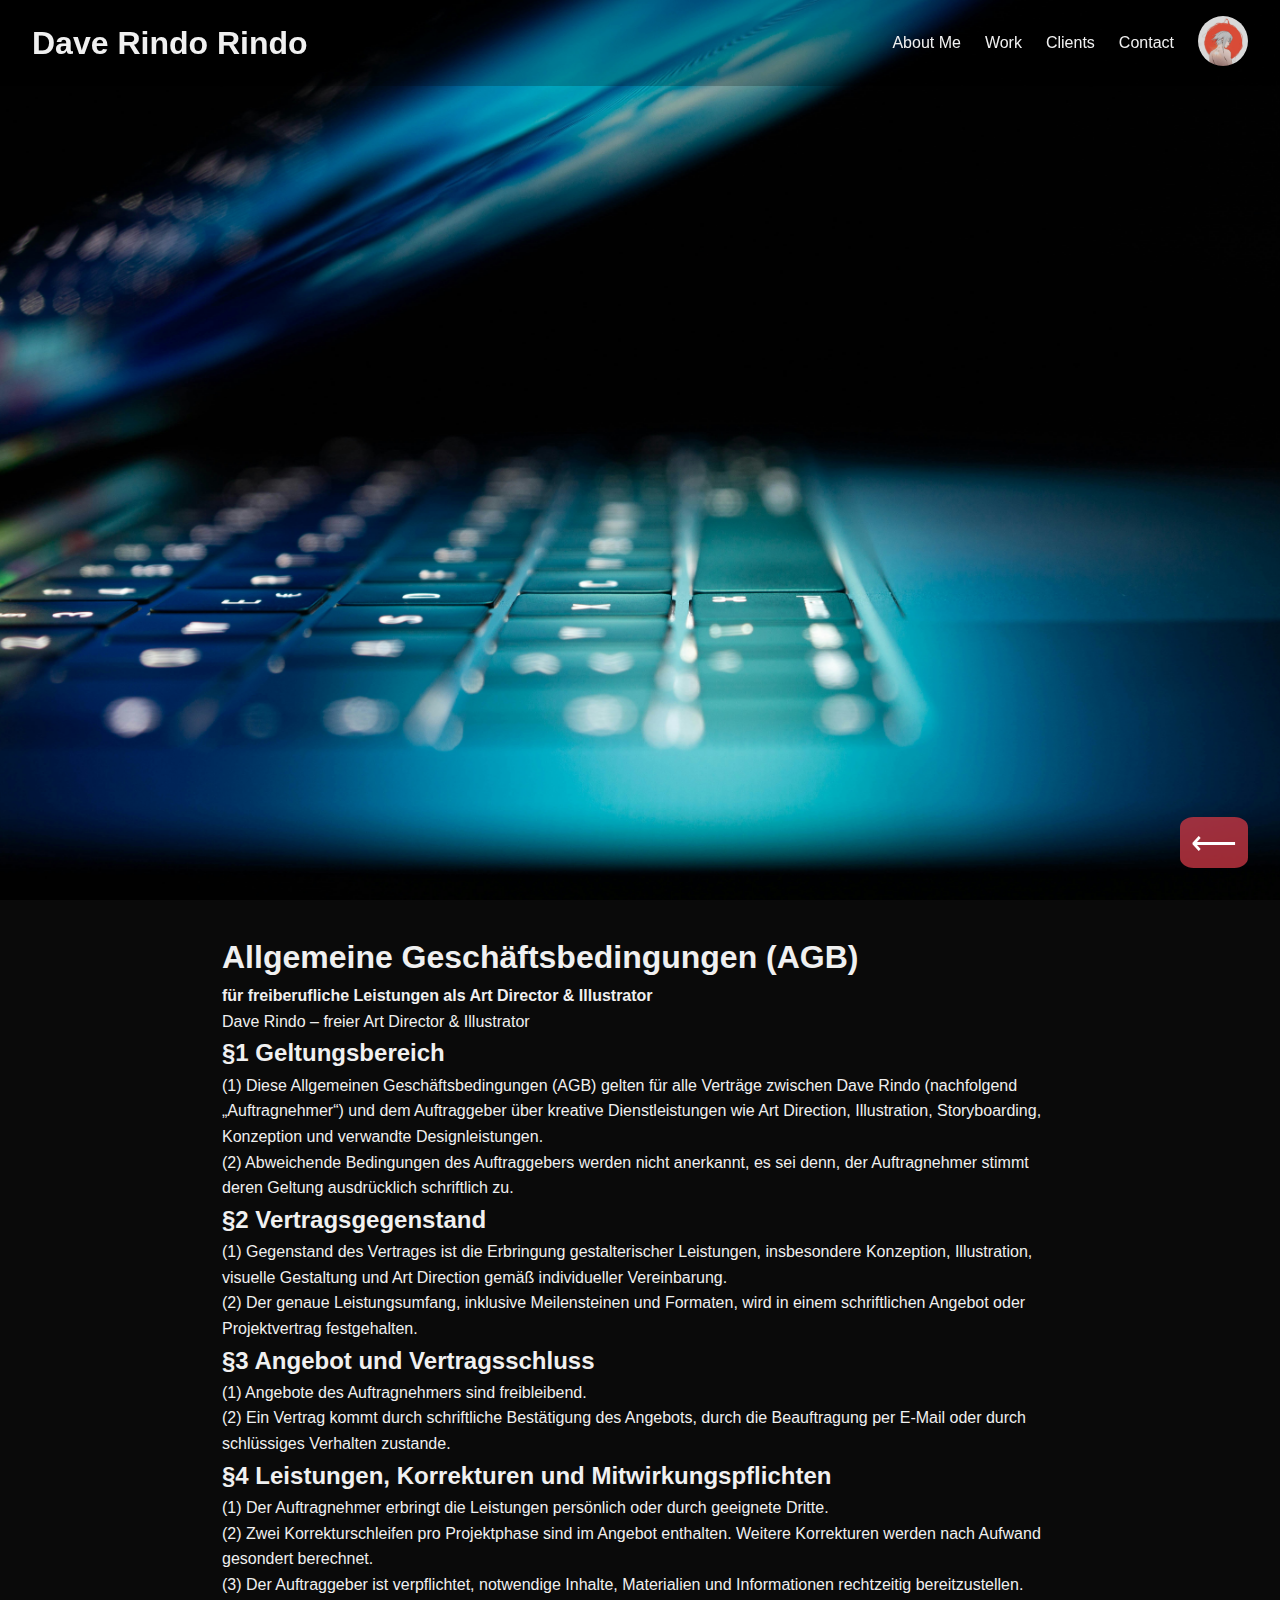
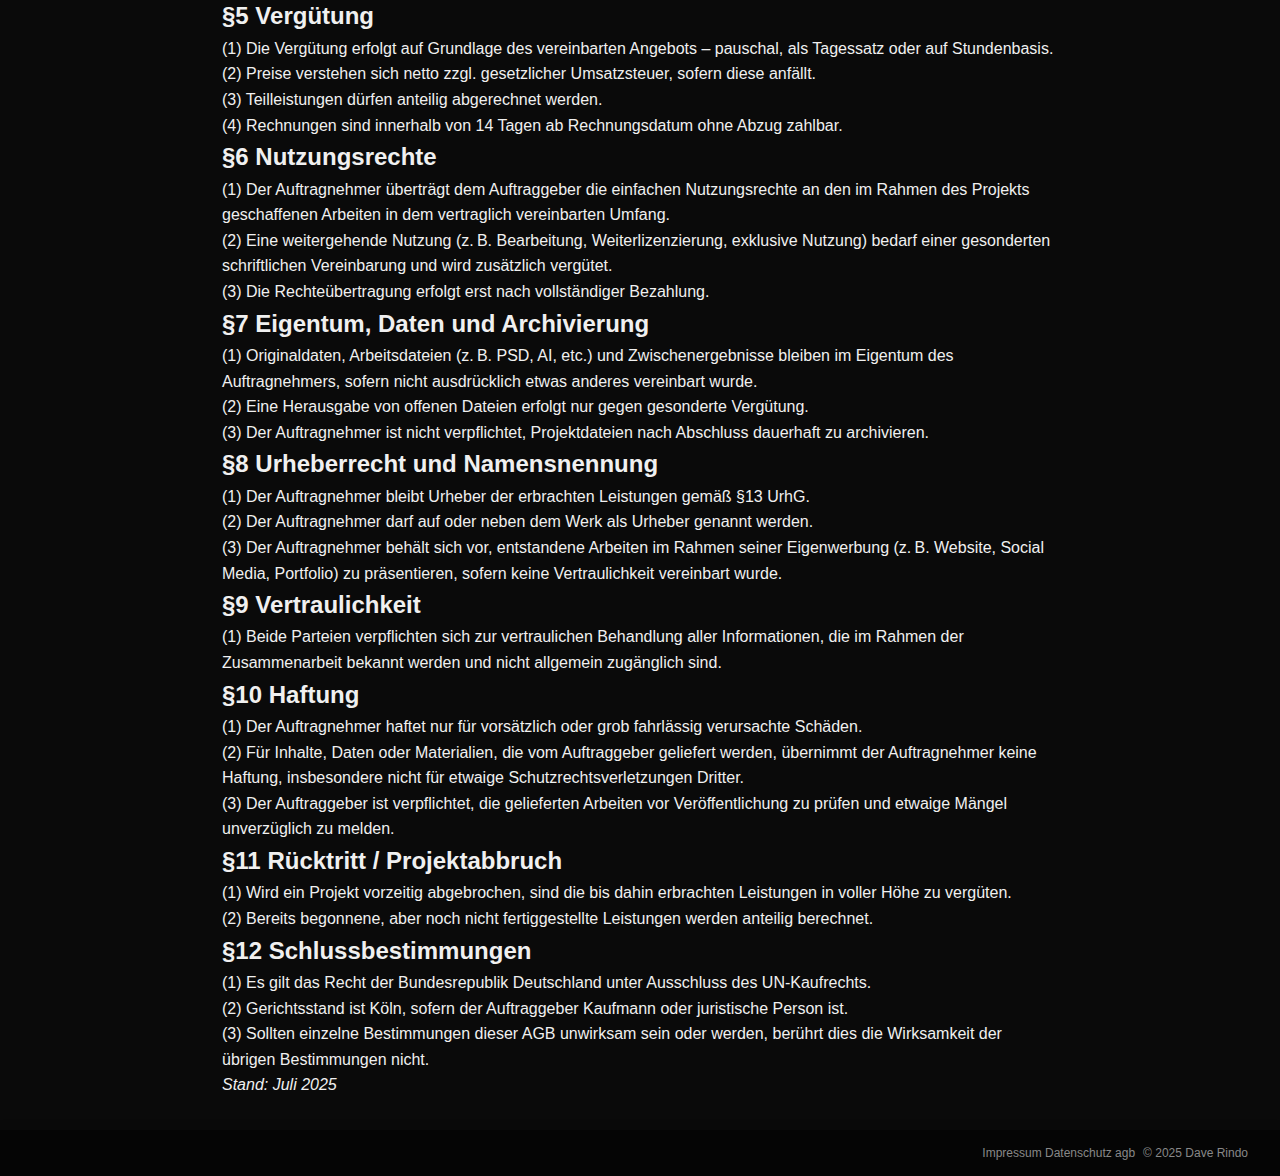
<file: legal/agb.html>
<!DOCTYPE html>
<html lang="de">
<head>
  <meta charset="UTF-8" />
  <meta name="viewport" content="width=device-width, initial-scale=1.0" />
  <title>Projekt 1 – Dave Rindo</title>
  <link rel="stylesheet" href="../style.css" />
  <script defer src="../script.js"></script>
</head>
<body class="subpage">
  <header>
    <h1>Dave Rindo Rindo</h1>
     <button class="burger" aria-label="Menü öffnen/schließen">☰</button>
    <nav>
      <a href="../index.html#about">About Me</a>
      <a href="../index.html#work">Work</a>
      <a href="../index.html#clients">Clients</a>
      <a href="../index.html#contact">Contact</a>
              <a href="../projects/parasite.html" class="nav-icon-link" aria-label="Projekt">
  <img src="../img/Profilbild02.png" alt="Projekt-Icon" /></a>
    </nav>
  </header>
 <a href="../index.html#projects" class="back-to-home" aria-label="Zurück zur Startseite">⟵</a>
  <!-- Hero-Bereich mit statischem Bild -->
  <section class="hero-single">

    <img src="../img/philipp-katzenberger-iIJrUoeRoCQ-unsplash.jpg" alt="Projekt Hero">

  </div> 
   
  </section>

  <section class="agb-section" style="padding: 2rem; max-width: 900px; margin: auto; font-family: sans-serif; line-height: 1.6; color: #f0f0f0; background-color: #0a0a0a;">
  <h1>Allgemeine Geschäftsbedingungen (AGB)</h1>
  <p><strong>für freiberufliche Leistungen als Art Director &amp; Illustrator</strong><br>
  Dave Rindo – freier Art Director &amp; Illustrator</p>

  <h2>§1 Geltungsbereich</h2>
  <p>
    (1) Diese Allgemeinen Geschäftsbedingungen (AGB) gelten für alle Verträge zwischen Dave Rindo (nachfolgend „Auftragnehmer“) und dem Auftraggeber über kreative Dienstleistungen wie Art Direction, Illustration, Storyboarding, Konzeption und verwandte Designleistungen.<br>
    (2) Abweichende Bedingungen des Auftraggebers werden nicht anerkannt, es sei denn, der Auftragnehmer stimmt deren Geltung ausdrücklich schriftlich zu.
  </p>

  <h2>§2 Vertragsgegenstand</h2>
  <p>
    (1) Gegenstand des Vertrages ist die Erbringung gestalterischer Leistungen, insbesondere Konzeption, Illustration, visuelle Gestaltung und Art Direction gemäß individueller Vereinbarung.<br>
    (2) Der genaue Leistungsumfang, inklusive Meilensteinen und Formaten, wird in einem schriftlichen Angebot oder Projektvertrag festgehalten.
  </p>

  <h2>§3 Angebot und Vertragsschluss</h2>
  <p>
    (1) Angebote des Auftragnehmers sind freibleibend.<br>
    (2) Ein Vertrag kommt durch schriftliche Bestätigung des Angebots, durch die Beauftragung per E-Mail oder durch schlüssiges Verhalten zustande.
  </p>

  <h2>§4 Leistungen, Korrekturen und Mitwirkungspflichten</h2>
  <p>
    (1) Der Auftragnehmer erbringt die Leistungen persönlich oder durch geeignete Dritte.<br>
    (2) Zwei Korrekturschleifen pro Projektphase sind im Angebot enthalten. Weitere Korrekturen werden nach Aufwand gesondert berechnet.<br>
    (3) Der Auftraggeber ist verpflichtet, notwendige Inhalte, Materialien und Informationen rechtzeitig bereitzustellen.
  </p>

  <h2>§5 Vergütung</h2>
  <p>
    (1) Die Vergütung erfolgt auf Grundlage des vereinbarten Angebots – pauschal, als Tagessatz oder auf Stundenbasis.<br>
    (2) Preise verstehen sich netto zzgl. gesetzlicher Umsatzsteuer, sofern diese anfällt.<br>
    (3) Teilleistungen dürfen anteilig abgerechnet werden.<br>
    (4) Rechnungen sind innerhalb von 14 Tagen ab Rechnungsdatum ohne Abzug zahlbar.
  </p>

  <h2>§6 Nutzungsrechte</h2>
  <p>
    (1) Der Auftragnehmer überträgt dem Auftraggeber die einfachen Nutzungsrechte an den im Rahmen des Projekts geschaffenen Arbeiten in dem vertraglich vereinbarten Umfang.<br>
    (2) Eine weitergehende Nutzung (z. B. Bearbeitung, Weiterlizenzierung, exklusive Nutzung) bedarf einer gesonderten schriftlichen Vereinbarung und wird zusätzlich vergütet.<br>
    (3) Die Rechteübertragung erfolgt erst nach vollständiger Bezahlung.
  </p>

  <h2>§7 Eigentum, Daten und Archivierung</h2>
  <p>
    (1) Originaldaten, Arbeitsdateien (z. B. PSD, AI, etc.) und Zwischenergebnisse bleiben im Eigentum des Auftragnehmers, sofern nicht ausdrücklich etwas anderes vereinbart wurde.<br>
    (2) Eine Herausgabe von offenen Dateien erfolgt nur gegen gesonderte Vergütung.<br>
    (3) Der Auftragnehmer ist nicht verpflichtet, Projektdateien nach Abschluss dauerhaft zu archivieren.
  </p>

  <h2>§8 Urheberrecht und Namensnennung</h2>
  <p>
    (1) Der Auftragnehmer bleibt Urheber der erbrachten Leistungen gemäß §13 UrhG.<br>
    (2) Der Auftragnehmer darf auf oder neben dem Werk als Urheber genannt werden.<br>
    (3) Der Auftragnehmer behält sich vor, entstandene Arbeiten im Rahmen seiner Eigenwerbung (z. B. Website, Social Media, Portfolio) zu präsentieren, sofern keine Vertraulichkeit vereinbart wurde.
  </p>

  <h2>§9 Vertraulichkeit</h2>
  <p>
    (1) Beide Parteien verpflichten sich zur vertraulichen Behandlung aller Informationen, die im Rahmen der Zusammenarbeit bekannt werden und nicht allgemein zugänglich sind.
  </p>

  <h2>§10 Haftung</h2>
  <p>
    (1) Der Auftragnehmer haftet nur für vorsätzlich oder grob fahrlässig verursachte Schäden.<br>
    (2) Für Inhalte, Daten oder Materialien, die vom Auftraggeber geliefert werden, übernimmt der Auftragnehmer keine Haftung, insbesondere nicht für etwaige Schutzrechtsverletzungen Dritter.<br>
    (3) Der Auftraggeber ist verpflichtet, die gelieferten Arbeiten vor Veröffentlichung zu prüfen und etwaige Mängel unverzüglich zu melden.
  </p>

  <h2>§11 Rücktritt / Projektabbruch</h2>
  <p>
    (1) Wird ein Projekt vorzeitig abgebrochen, sind die bis dahin erbrachten Leistungen in voller Höhe zu vergüten.<br>
    (2) Bereits begonnene, aber noch nicht fertiggestellte Leistungen werden anteilig berechnet.
  </p>

  <h2>§12 Schlussbestimmungen</h2>
  <p>
    (1) Es gilt das Recht der Bundesrepublik Deutschland unter Ausschluss des UN-Kaufrechts.<br>
    (2) Gerichtsstand ist Köln, sofern der Auftraggeber Kaufmann oder juristische Person ist.<br>
    (3) Sollten einzelne Bestimmungen dieser AGB unwirksam sein oder werden, berührt dies die Wirksamkeit der übrigen Bestimmungen nicht.
  </p>

  <p><em>Stand: Juli 2025</em></p>
</section>


<footer>
  <div class="footer-links">
    <a href="../legal/impressum.html">Impressum</a>
    <a href="../legal/datenschutz.html">Datenschutz</a>
    <a href="../legal/agb.html">agb</a>
  </div>
  <div>&copy; 2025 Dave Rindo</div>
</footer>
</body>
</html>
</file>
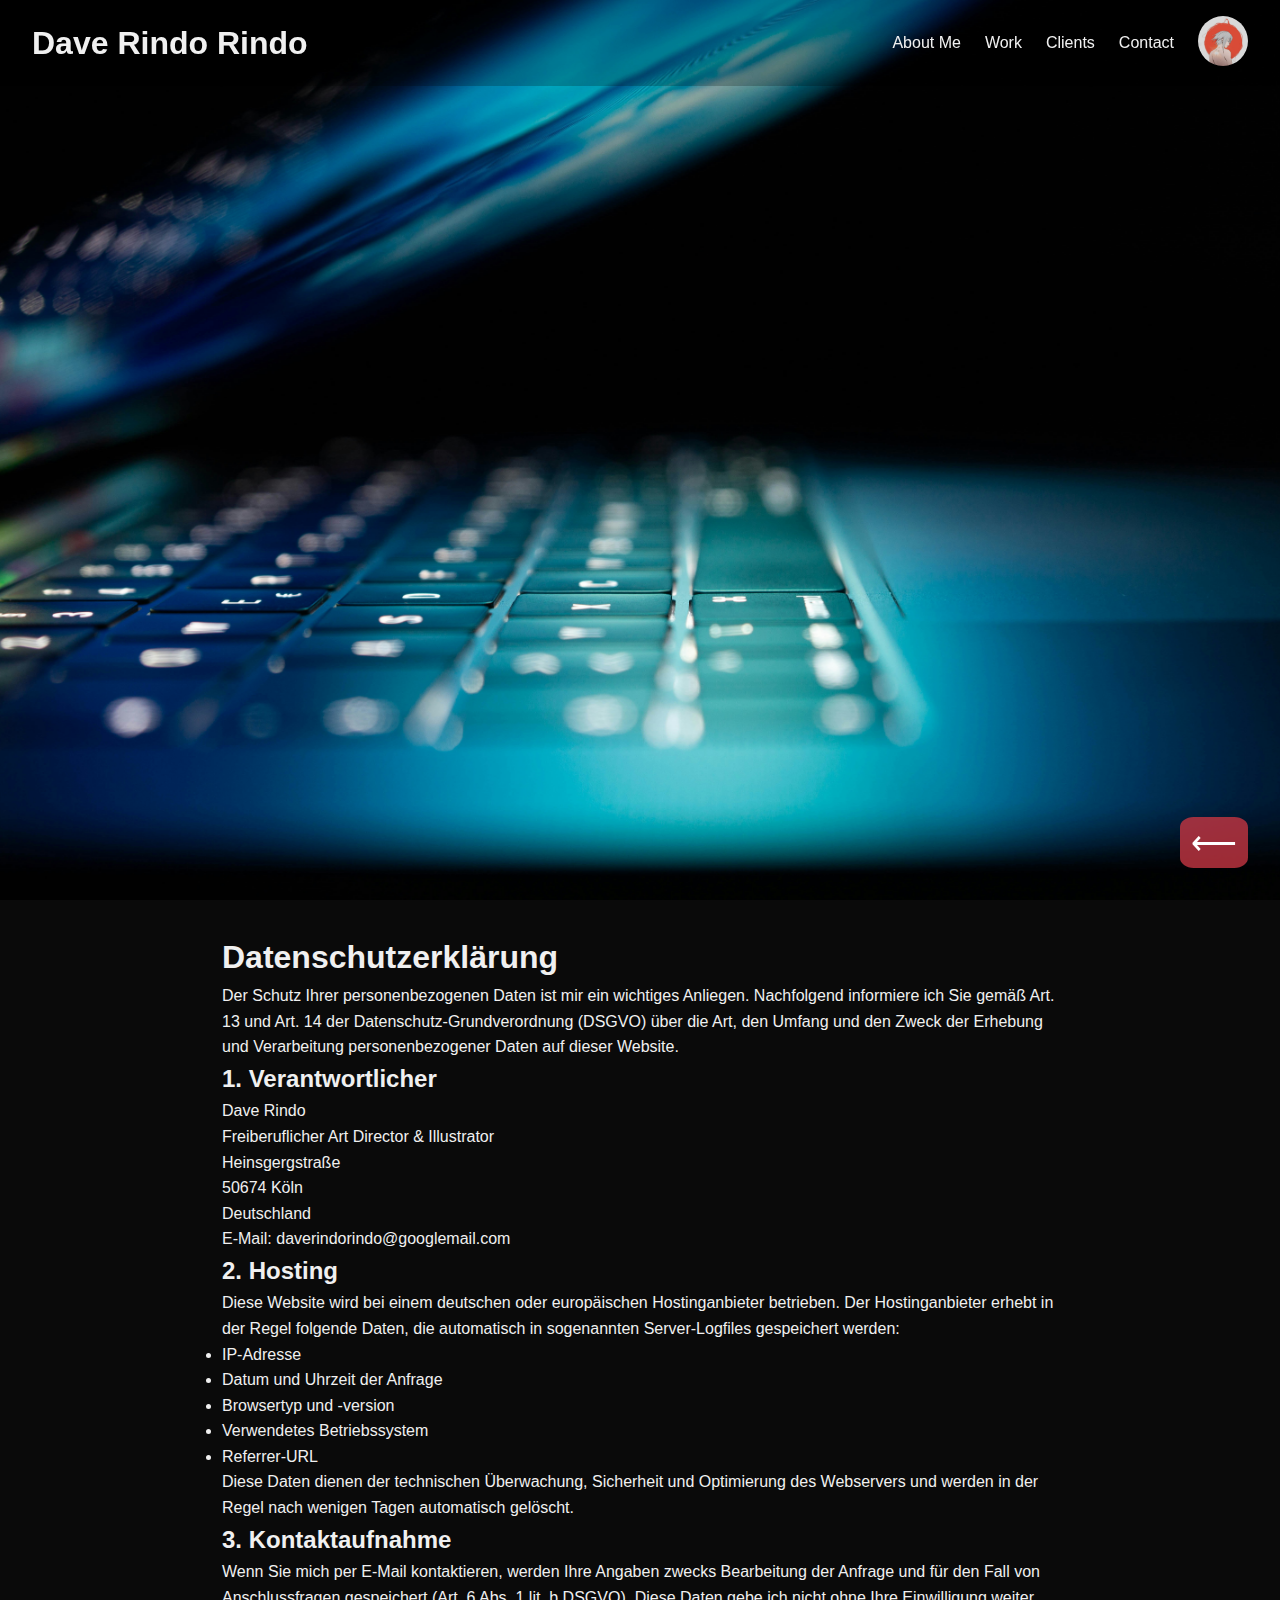
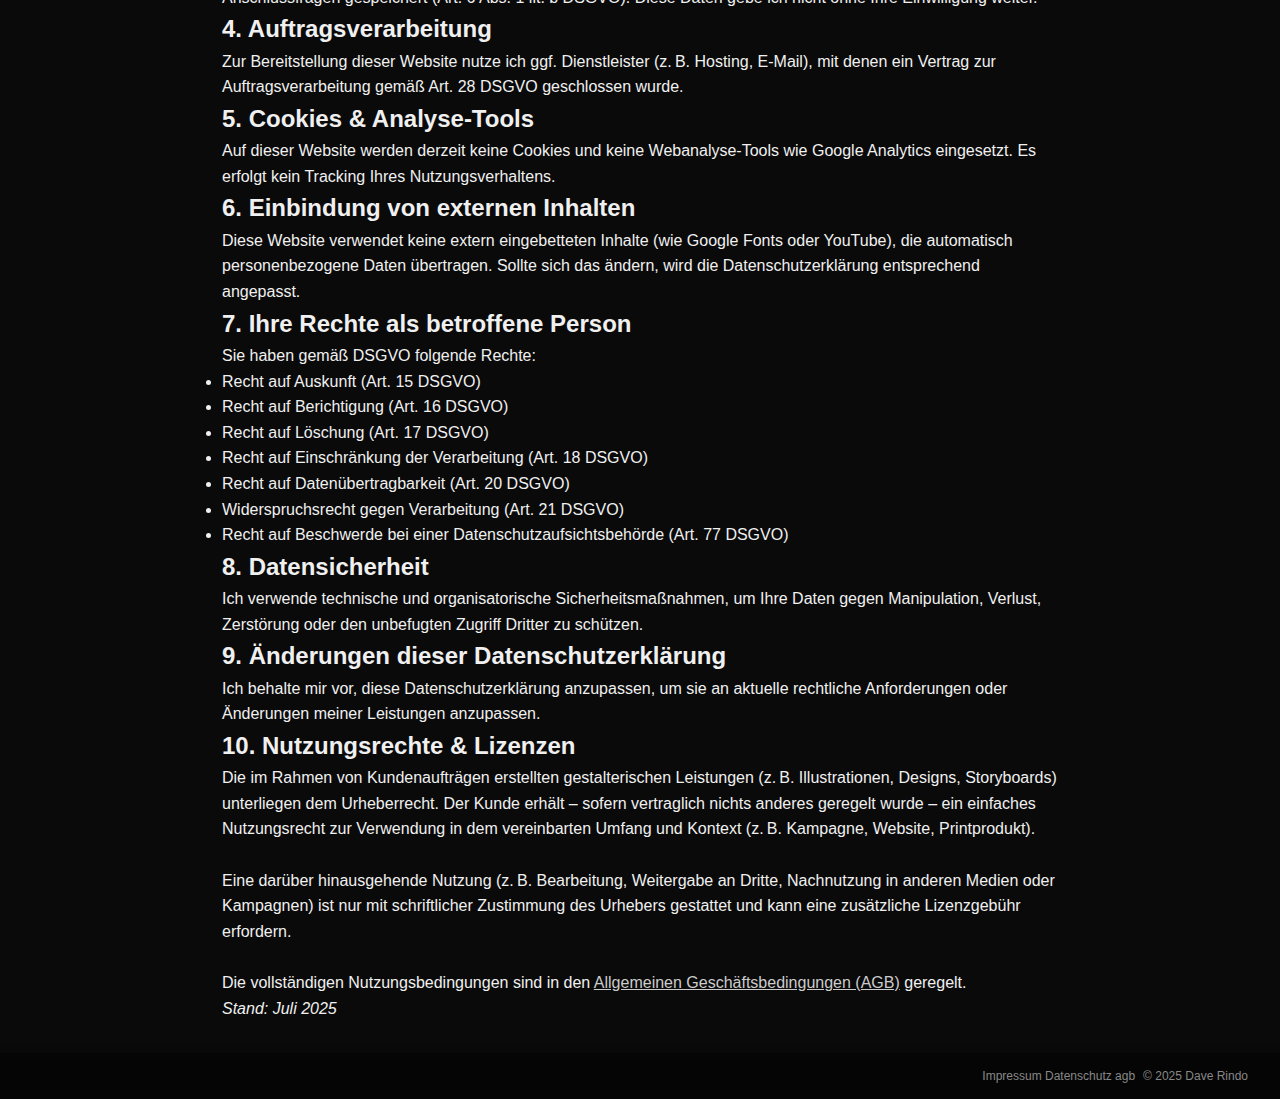
<file: legal/datenschutz.html>
<!DOCTYPE html>
<html lang="de">
<head>
  <meta charset="UTF-8" />
  <meta name="viewport" content="width=device-width, initial-scale=1.0" />
  <title>Projekt 1 – Dave Rindo</title>
  <link rel="stylesheet" href="../style.css" />
  <script defer src="../script.js"></script>
</head>
<body class="subpage">
  <header>
    <h1>Dave Rindo Rindo</h1>
    <nav>
      <a href="../index.html#about">About Me</a>
      <a href="../index.html#work">Work</a>
      <a href="../index.html#clients">Clients</a>
      <a href="../index.html#contact">Contact</a>
                    <a href="../projects/parasite.html" class="nav-icon-link" aria-label="Projekt">
  <img src="../img/Profilbild02.png" alt="Projekt-Icon" /></a>
    </nav>
  </header>
    <a href="../index.html#projects" class="back-to-home" aria-label="Zurück zur Startseite">⟵</a>
  <!-- Hero-Bereich mit statischem Bild -->
  <section class="hero-single">
    <img src="../img/philipp-katzenberger-iIJrUoeRoCQ-unsplash.jpg" alt="Projekt Hero">

  </section>

<section class="datenschutz-section" style="padding: 2rem; max-width: 900px; margin: auto; font-family: sans-serif; line-height: 1.6; color: #f0f0f0; background-color: #0a0a0a;">
  <h1>Datenschutzerklärung</h1>

  <p>
    Der Schutz Ihrer personenbezogenen Daten ist mir ein wichtiges Anliegen. Nachfolgend informiere ich Sie gemäß Art. 13 und Art. 14 der Datenschutz-Grundverordnung (DSGVO) über die Art, den Umfang und den Zweck der Erhebung und Verarbeitung personenbezogener Daten auf dieser Website.
  </p>

  <h2>1. Verantwortlicher</h2>
  <p>
    Dave Rindo<br>
    Freiberuflicher Art Director &amp; Illustrator<br>
    Heinsgergstraße<br>
    50674 Köln<br>
    Deutschland<br>
    E-Mail: daverindorindo@googlemail.com
  </p>

  <h2>2. Hosting</h2>
  <p>
    Diese Website wird bei einem deutschen oder europäischen Hostinganbieter betrieben. Der Hostinganbieter erhebt in der Regel folgende Daten, die automatisch in sogenannten Server-Logfiles gespeichert werden:
  </p>
  <ul>
    <li>IP-Adresse</li>
    <li>Datum und Uhrzeit der Anfrage</li>
    <li>Browsertyp und -version</li>
    <li>Verwendetes Betriebssystem</li>
    <li>Referrer-URL</li>
  </ul>
  <p>
    Diese Daten dienen der technischen Überwachung, Sicherheit und Optimierung des Webservers und werden in der Regel nach wenigen Tagen automatisch gelöscht.
  </p>

  <h2>3. Kontaktaufnahme</h2>
  <p>
    Wenn Sie mich per E-Mail kontaktieren, werden Ihre Angaben zwecks Bearbeitung der Anfrage und für den Fall von Anschlussfragen gespeichert (Art. 6 Abs. 1 lit. b DSGVO). Diese Daten gebe ich nicht ohne Ihre Einwilligung weiter.
  </p>

  <h2>4. Auftragsverarbeitung</h2>
  <p>
    Zur Bereitstellung dieser Website nutze ich ggf. Dienstleister (z. B. Hosting, E-Mail), mit denen ein Vertrag zur Auftragsverarbeitung gemäß Art. 28 DSGVO geschlossen wurde.
  </p>

  <h2>5. Cookies & Analyse-Tools</h2>
  <p>
    Auf dieser Website werden derzeit keine Cookies und keine Webanalyse-Tools wie Google Analytics eingesetzt. Es erfolgt kein Tracking Ihres Nutzungsverhaltens.
  </p>

  <h2>6. Einbindung von externen Inhalten</h2>
  <p>
    Diese Website verwendet keine extern eingebetteten Inhalte (wie Google Fonts oder YouTube), die automatisch personenbezogene Daten übertragen. Sollte sich das ändern, wird die Datenschutzerklärung entsprechend angepasst.
  </p>

  <h2>7. Ihre Rechte als betroffene Person</h2>
  <p>Sie haben gemäß DSGVO folgende Rechte:</p>
  <ul>
    <li>Recht auf Auskunft (Art. 15 DSGVO)</li>
    <li>Recht auf Berichtigung (Art. 16 DSGVO)</li>
    <li>Recht auf Löschung (Art. 17 DSGVO)</li>
    <li>Recht auf Einschränkung der Verarbeitung (Art. 18 DSGVO)</li>
    <li>Recht auf Datenübertragbarkeit (Art. 20 DSGVO)</li>
    <li>Widerspruchsrecht gegen Verarbeitung (Art. 21 DSGVO)</li>
    <li>Recht auf Beschwerde bei einer Datenschutzaufsichtsbehörde (Art. 77 DSGVO)</li>
  </ul>

  <h2>8. Datensicherheit</h2>
  <p>
    Ich verwende technische und organisatorische Sicherheitsmaßnahmen, um Ihre Daten gegen Manipulation, Verlust, Zerstörung oder den unbefugten Zugriff Dritter zu schützen.
  </p>

  <h2>9. Änderungen dieser Datenschutzerklärung</h2>
  <p>
    Ich behalte mir vor, diese Datenschutzerklärung anzupassen, um sie an aktuelle rechtliche Anforderungen oder Änderungen meiner Leistungen anzupassen.
  </p>

  <h2>10. Nutzungsrechte & Lizenzen</h2>
  <p>
    Die im Rahmen von Kundenaufträgen erstellten gestalterischen Leistungen (z. B. Illustrationen, Designs, Storyboards) unterliegen dem Urheberrecht. Der Kunde erhält – sofern vertraglich nichts anderes geregelt wurde – ein einfaches Nutzungsrecht zur Verwendung in dem vereinbarten Umfang und Kontext (z. B. Kampagne, Website, Printprodukt).<br><br>
    Eine darüber hinausgehende Nutzung (z. B. Bearbeitung, Weitergabe an Dritte, Nachnutzung in anderen Medien oder Kampagnen) ist nur mit schriftlicher Zustimmung des Urhebers gestattet und kann eine zusätzliche Lizenzgebühr erfordern.<br><br>
    Die vollständigen Nutzungsbedingungen sind in den <a href="/agb.html" style="color: #ccc; text-decoration: underline;">Allgemeinen Geschäftsbedingungen (AGB)</a> geregelt.
  </p>

  <p><em>Stand: Juli 2025</em></p>
</section>

<footer>
  <div class="footer-links">
    <a href="../legal/impressum.html">Impressum</a>
    <a href="../legal/datenschutz.html">Datenschutz</a>
    <a href="../legal/agb.html">agb</a>
  </div>
  <div>&copy; 2025 Dave Rindo</div>
</footer>
</body>
</html>
</file>
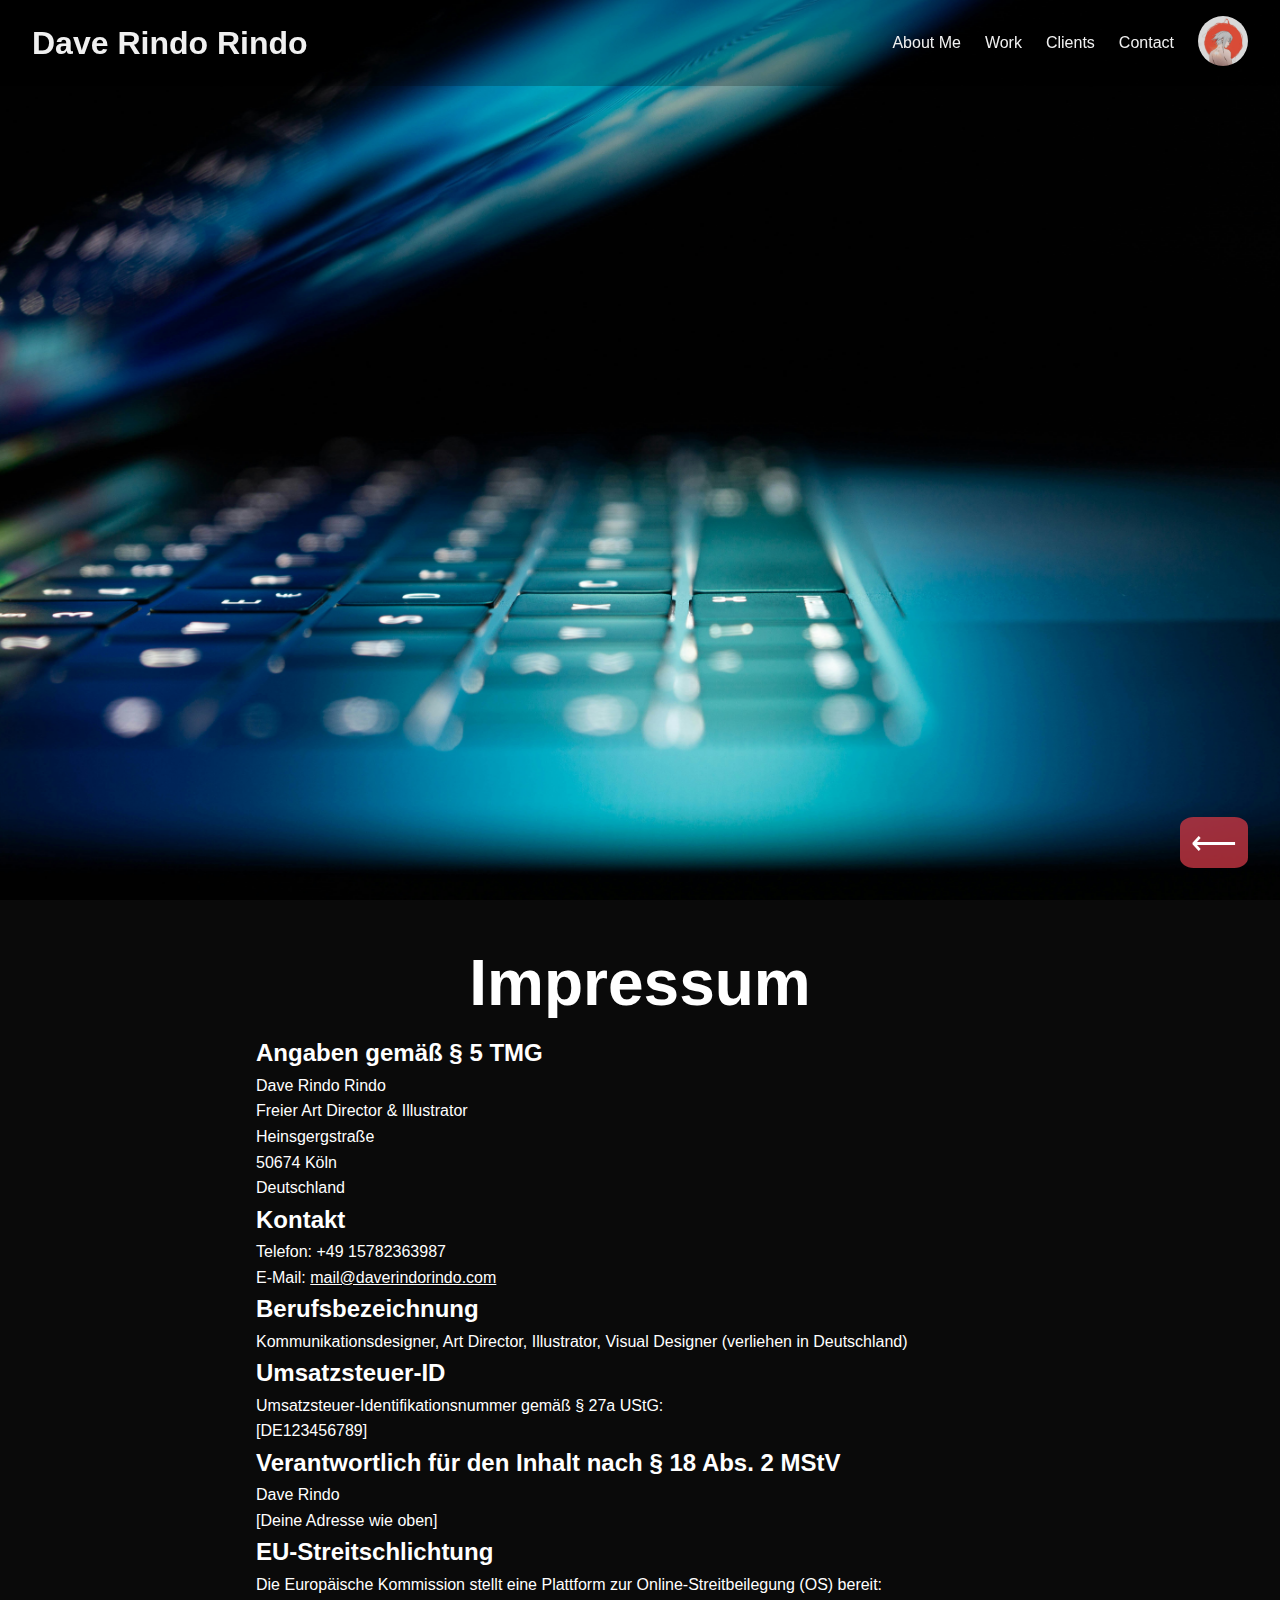
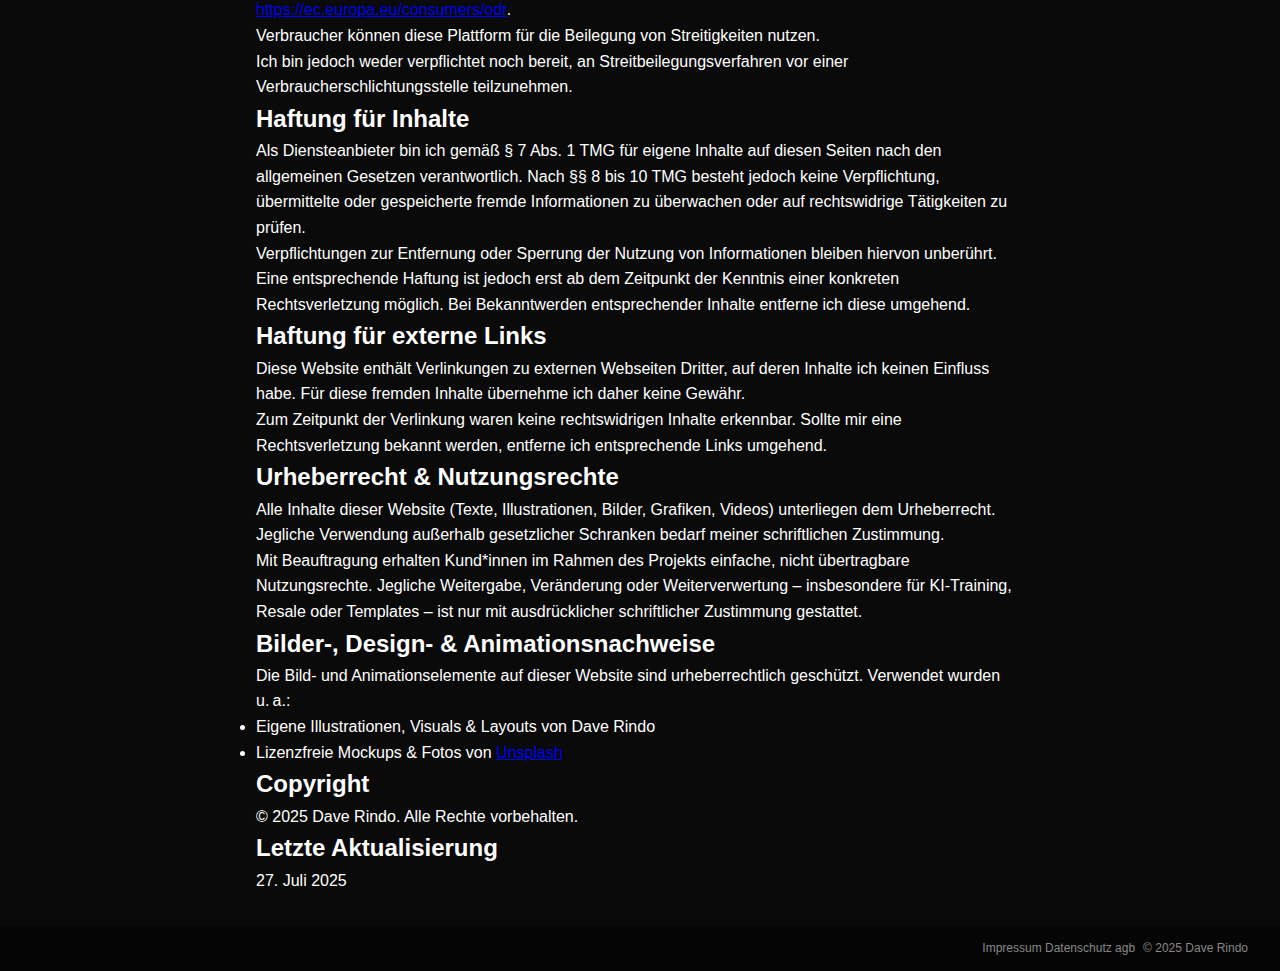
<file: legal/impressum.html>
<!DOCTYPE html>
<html lang="de">
<head>
  <meta charset="UTF-8" />
  <meta name="viewport" content="width=device-width, initial-scale=1.0" />
  <title>Projekt 1 – Dave Rindo</title>
  <link rel="stylesheet" href="../style.css" />
  <script defer src="../script.js"></script>
</head>
<body class="subpage">
  <header>
    <h1>Dave Rindo Rindo</h1>
    <nav>
      <a href="../index.html#about">About Me</a>
      <a href="../index.html#work">Work</a>
      <a href="../index.html#clients">Clients</a>
      <a href="../index.html#contact">Contact</a>
                    <a href="../projects/parasite.html" class="nav-icon-link" aria-label="Projekt">
  <img src="../img/Profilbild02.png" alt="Projekt-Icon" /></a>
    </nav>
  </header>
    <a href="../index.html#projects" class="back-to-home" aria-label="Zurück zur Startseite">⟵</a>
  <!-- Hero-Bereich mit statischem Bild -->
  <section class="hero-single">
    <img src="../img/philipp-katzenberger-iIJrUoeRoCQ-unsplash.jpg" alt="Projekt Hero">
  </section>

<section class="impressum" style="max-width: 800px; margin: 2rem auto; padding: 0 1rem; font-family: 'Inter', sans-serif; color: #ffffff; line-height: 1.6;">
  <h1 style="text-align:center; font-size: 4rem; font-weight: 700;">Impressum</h1>

  <h2>Angaben gemäß § 5 TMG</h2>
  <p>
    Dave Rindo Rindo<br />
    Freier Art Director & Illustrator<br />
    Heinsgergstraße <br />
    50674 Köln<br />
    Deutschland
  </p>

  <h2>Kontakt</h2>
  <p>
    Telefon: +49 15782363987<br />
    E-Mail: <a href="daverindorind@googlemail.com" style="color: #ffffff;">mail@daverindorindo.com</a>
  </p>

  <h2>Berufsbezeichnung</h2>
  <p>
    Kommunikationsdesigner, Art Director, Illustrator, Visual Designer (verliehen in Deutschland)
  </p>

  <h2>Umsatzsteuer-ID</h2>
  <p>
    Umsatzsteuer-Identifikationsnummer gemäß § 27a UStG:<br />
    [DE123456789] <!-- Bitte deine echte USt-ID hier einsetzen -->
  </p>

  <h2>Verantwortlich für den Inhalt nach § 18 Abs. 2 MStV</h2>
  <p>
    Dave Rindo<br />
    [Deine Adresse wie oben]
  </p>

  <h2>EU-Streitschlichtung</h2>
  <p>
    Die Europäische Kommission stellt eine Plattform zur Online-Streitbeilegung (OS) bereit:<br />
    <a href="https://ec.europa.eu/consumers/odr" target="_blank" rel="noopener noreferrer">https://ec.europa.eu/consumers/odr</a>.<br />
    Verbraucher können diese Plattform für die Beilegung von Streitigkeiten nutzen.
  </p>
  <p>
    Ich bin jedoch weder verpflichtet noch bereit, an Streitbeilegungsverfahren vor einer Verbraucherschlichtungsstelle teilzunehmen.
  </p>

  <h2>Haftung für Inhalte</h2>
  <p>
    Als Diensteanbieter bin ich gemäß § 7 Abs. 1 TMG für eigene Inhalte auf diesen Seiten nach den allgemeinen Gesetzen verantwortlich. Nach §§ 8 bis 10 TMG besteht jedoch keine Verpflichtung, übermittelte oder gespeicherte fremde Informationen zu überwachen oder auf rechtswidrige Tätigkeiten zu prüfen.
  </p>
  <p>
    Verpflichtungen zur Entfernung oder Sperrung der Nutzung von Informationen bleiben hiervon unberührt. Eine entsprechende Haftung ist jedoch erst ab dem Zeitpunkt der Kenntnis einer konkreten Rechtsverletzung möglich. Bei Bekanntwerden entsprechender Inhalte entferne ich diese umgehend.
  </p>

  <h2>Haftung für externe Links</h2>
  <p>
    Diese Website enthält Verlinkungen zu externen Webseiten Dritter, auf deren Inhalte ich keinen Einfluss habe. Für diese fremden Inhalte übernehme ich daher keine Gewähr.
  </p>
  <p>
    Zum Zeitpunkt der Verlinkung waren keine rechtswidrigen Inhalte erkennbar. Sollte mir eine Rechtsverletzung bekannt werden, entferne ich entsprechende Links umgehend.
  </p>

  <h2>Urheberrecht & Nutzungsrechte</h2>
  <p>
    Alle Inhalte dieser Website (Texte, Illustrationen, Bilder, Grafiken, Videos) unterliegen dem Urheberrecht. Jegliche Verwendung außerhalb gesetzlicher Schranken bedarf meiner schriftlichen Zustimmung.
  </p>
  <p>
    Mit Beauftragung erhalten Kund*innen im Rahmen des Projekts einfache, nicht übertragbare Nutzungsrechte. Jegliche Weitergabe, Veränderung oder Weiterverwertung – insbesondere für KI-Training, Resale oder Templates – ist nur mit ausdrücklicher schriftlicher Zustimmung gestattet.
  </p>

  <h2>Bilder-, Design- & Animationsnachweise</h2>
  <p>
    Die Bild- und Animationselemente auf dieser Website sind urheberrechtlich geschützt. Verwendet wurden u. a.:
  </p>
  <ul>
    <li>Eigene Illustrationen, Visuals & Layouts von Dave Rindo</li>
    <li>Lizenzfreie Mockups & Fotos von <a href="https://unsplash.com" target="_blank">Unsplash</a></li>
    </li>
  </ul>

  <h2>Copyright</h2>
  <p>
    &copy; 2025 Dave Rindo. Alle Rechte vorbehalten.
  </p>

  <h2>Letzte Aktualisierung</h2>
  <p>27. Juli 2025</p>
</section>

<footer>
  <div class="footer-links">
    <a href="../legal/impressum.html">Impressum</a>
    <a href="../legal/datenschutz.html">Datenschutz</a>
    <a href="../legal/agb.html">agb</a>
  </div>
  <div>&copy; 2025 Dave Rindo</div>
</footer>
</body>
</html>
</file>
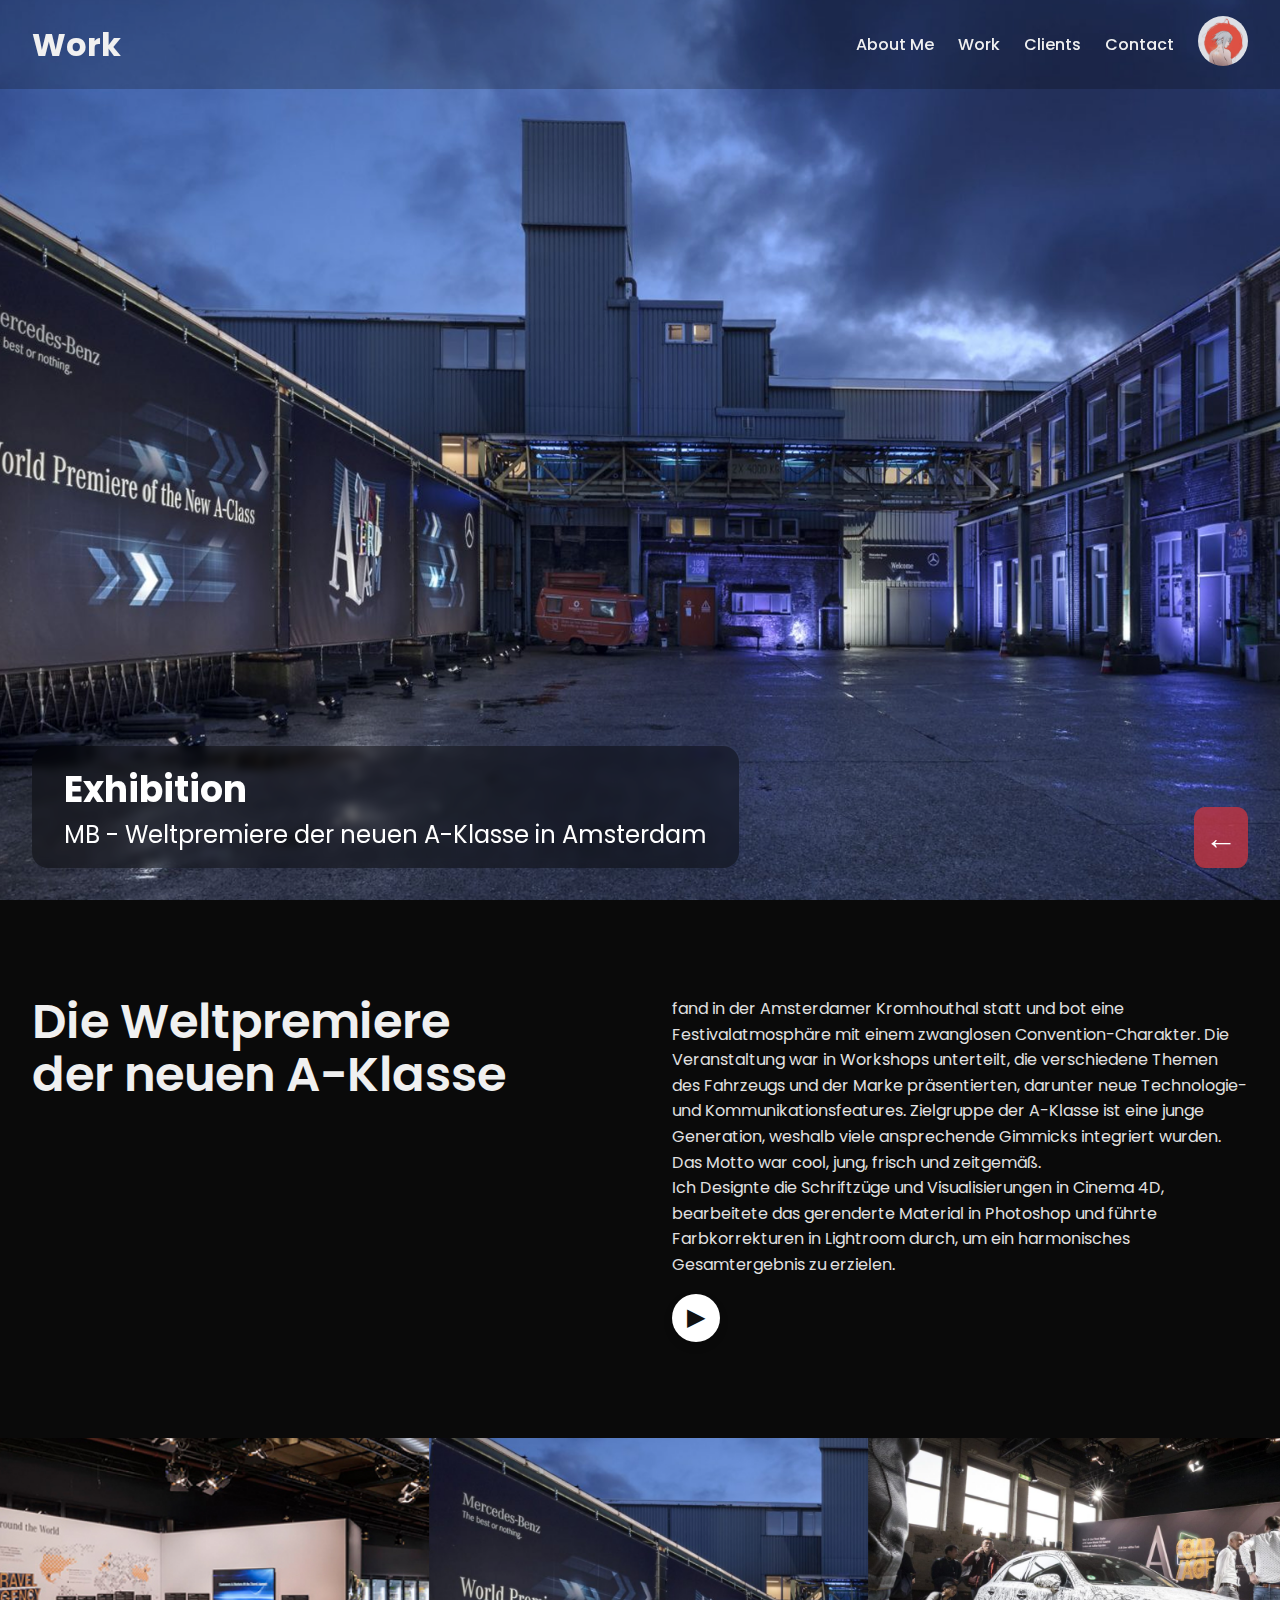
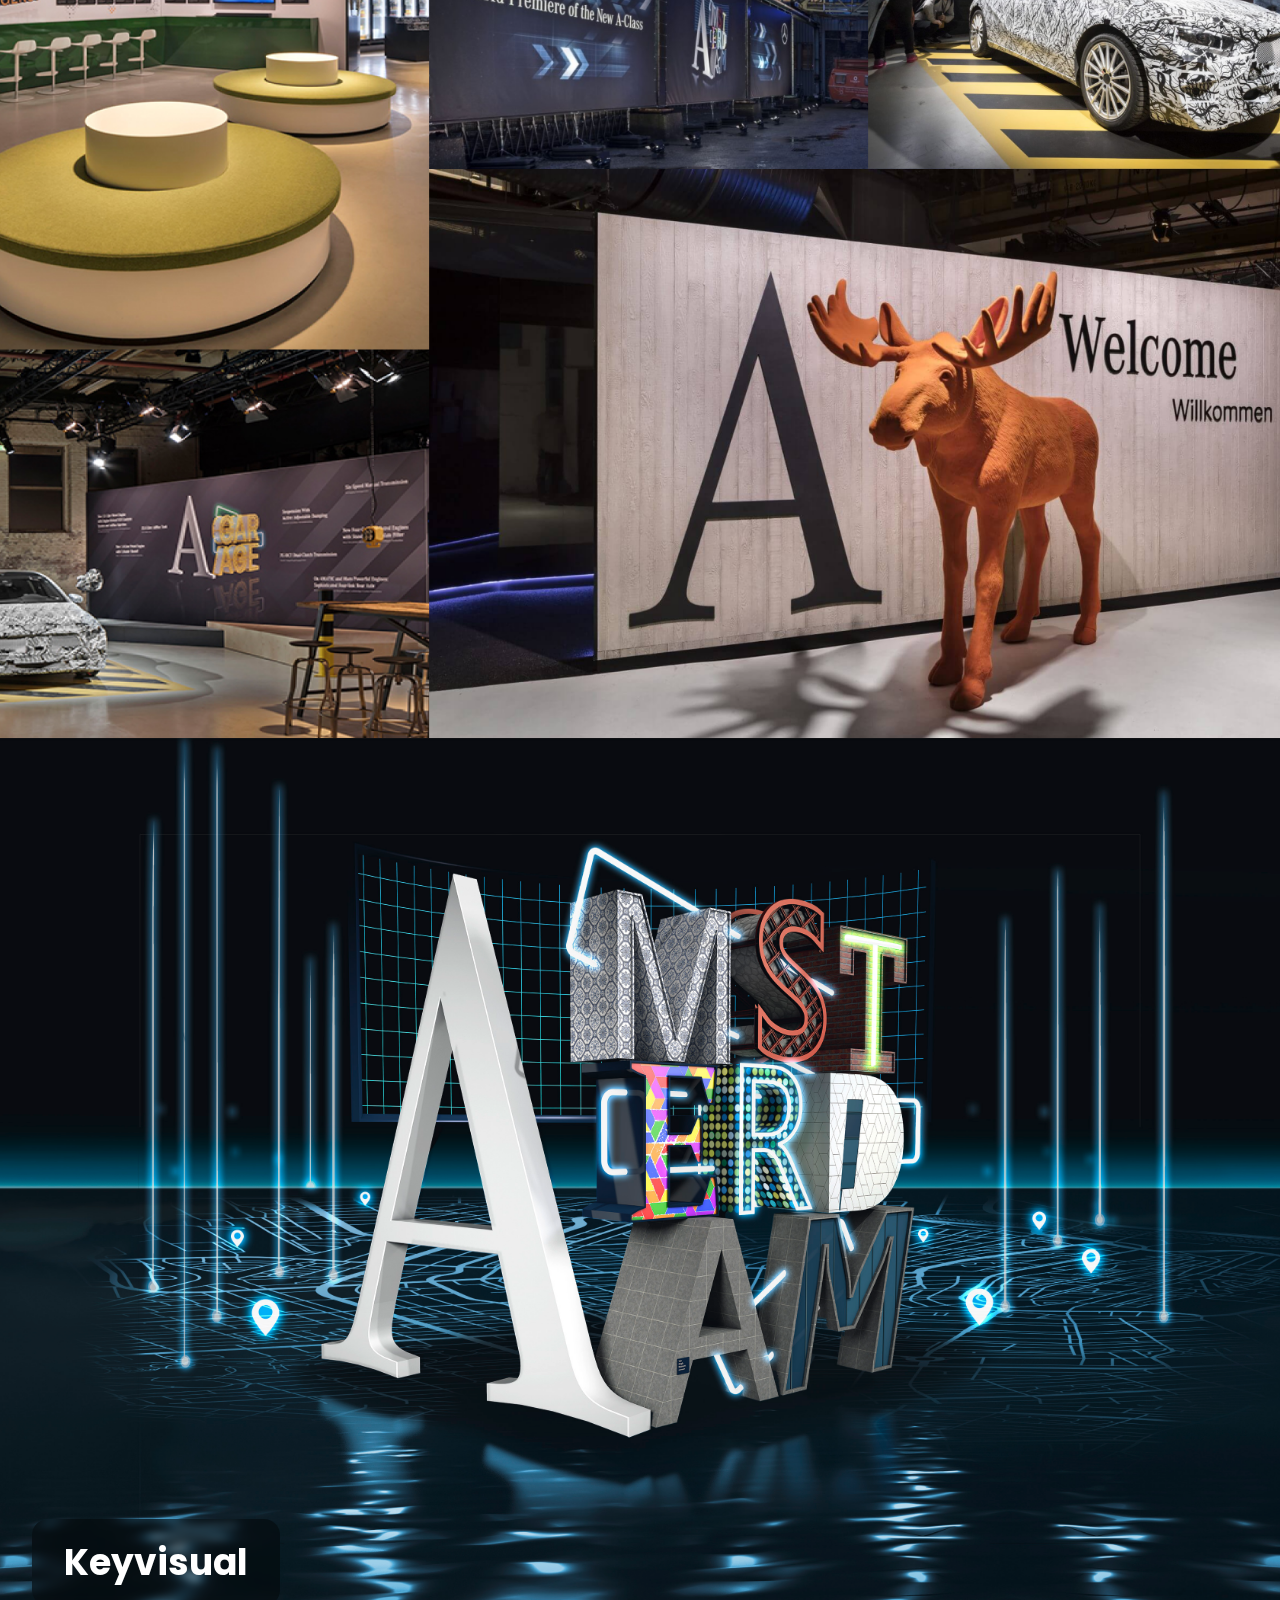
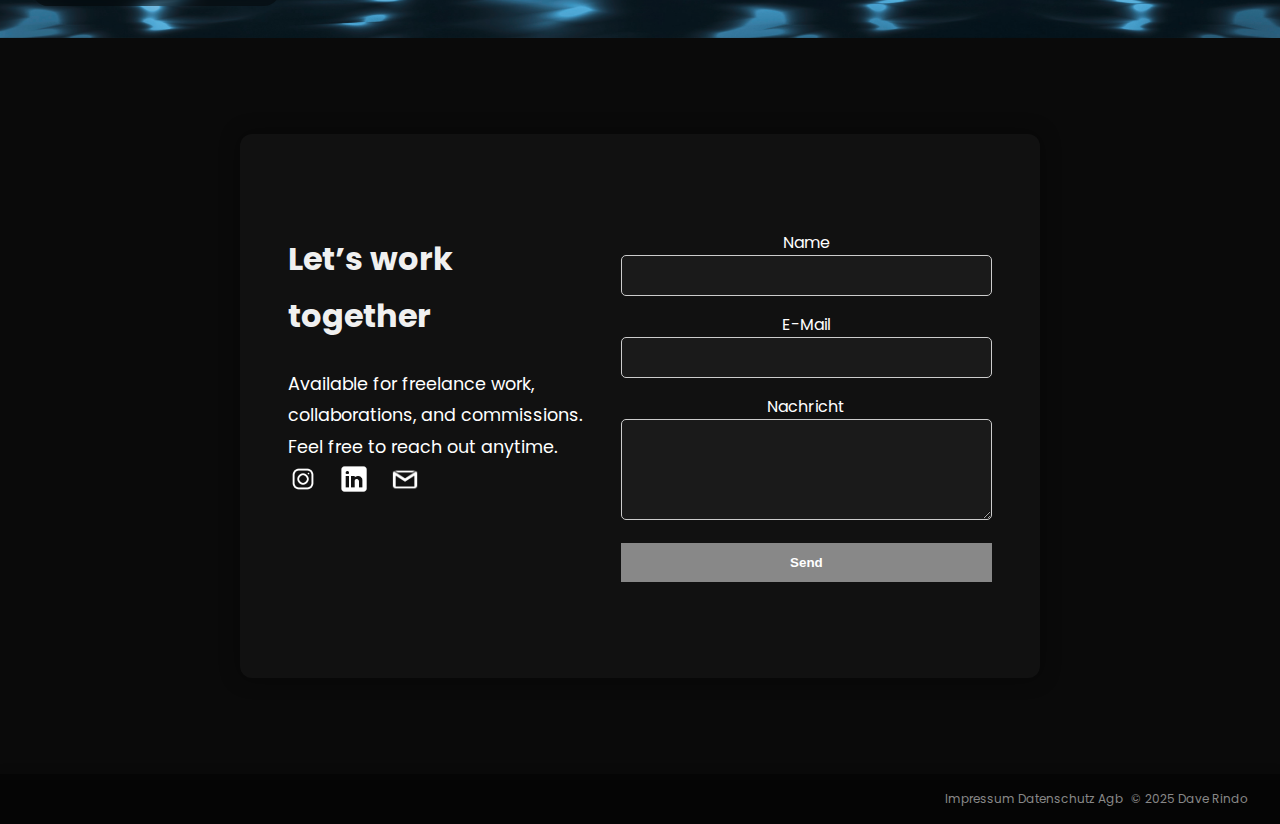
<file: projects/projekt1.html>
<!DOCTYPE html>
<html lang="de">
<head>
   <link href="https://fonts.googleapis.com/css2?family=Poppins:wght@400;600&display=swap" rel="stylesheet">
  <meta charset="UTF-8" />
  <meta name="viewport" content="width=device-width, initial-scale=1.0" />
  <title>Projekt 1 – Dave Rindo</title>
  <link rel="stylesheet" href="../style.css" />
  <script defer src="../script.js"></script>
</head>
<body class="subpage">
  <header>
 <h1>Work</h1>
    <nav>
      <a href="../index.html#about">About Me</a>
      <a href="../index.html#projects">Work</a>
      <a href="../index.html#clients">Clients</a>
      <a href="../index.html#contact">Contact</a>
        <a href="../projects/parasite.html" class="nav-icon-link" aria-label="Projekt">
  <img src="../img/Profilbild02.png" alt="Projekt-Icon" /></a>
</a>
    </nav>
  </header>

  <!-- Hero-Bereich mit statischem Bild -->
  <section class="hero-single">
    <img src="../img/Portfolio_01.png" alt="Projekt Hero">
    <div class="hero-caption">
      <h2>Exhibition</h2>
      <p>MB - Weltpremiere der neuen A-Klasse in Amsterdam</p>
    </div>
  </section>

  <!-- Projektbeschreibung -->
<section class="project-description">
  <div class="project-grid">
    <div class="project-title">
      <h2><p>Die Weltpremiere </p>
      <p>der neuen A-Klasse</p></h2>
    </div>
    <div class="project-text">
      <p>
fand in der Amsterdamer Kromhouthal statt und bot eine Festivalatmosphäre mit einem zwanglosen Convention-Charakter. Die Veranstaltung war in Workshops unterteilt, die verschiedene Themen des Fahrzeugs und der Marke präsentierten, darunter neue Technologie- und Kommunikationsfeatures. Zielgruppe der A-Klasse ist eine junge Generation, weshalb viele ansprechende Gimmicks integriert wurden. Das Motto war cool, jung, frisch und zeitgemäß.
      </p>
      <p>
Ich Designte die Schriftzüge und Visualisierungen in Cinema 4D, bearbeitete das gerenderte Material in Photoshop und führte Farbkorrekturen in Lightroom durch, um ein harmonisches Gesamtergebnis zu erzielen.</p>
 <p><a href="https://www.youtube.com/watch?v=AT6Vd1uWyoA&t=2s&ab_channel=Mercedes-Benz" target="_blank" class="play-button" aria-label="Video ansehen">
  ▶
</a></p>
    </div>
    </div>
  </section>

    <section class="hero-single">
    <img src="../img/Projekt01.png" alt="Projekt Hero">
  </section>

  <section class="hero-single">
    <img src="../img/Amsterdam_A_Klasse_Render_low_res.jpg" alt="Projekt Hero">
    <div class="hero-caption">
      <h2>Keyvisual</h2>
    </div>
    </div>
  </section>

<!-- Code für Video einbettungen -->

 <!-- <section class="video-section">
  <h2>Mein YouTube-Video</h2>
  <iframe
    width="800"
    height="450"
    src="https://www.youtube.com/watch?v=Osx6kPN_KE0&ab_channel=HetAutomeisje"
    title="YouTube Video"
    frameborder="0"
    allow="accelerometer; autoplay; clipboard-write; encrypted-media; gyroscope; picture-in-picture"
    allowfullscreen
  ></iframe>
</section>
-->


<section id="contact">
  <div class="contact-container">
    <!-- Linke Seite: Kontaktinformationen + Social Icons -->
    <div class="contact-info">
      <h2>Let’s work together</h2>
      <p>Available for freelance work, collaborations, and commissions.<br>Feel free to reach out anytime.</p>

      <div class="social-icons">
        <a href="https://www.instagram.com/deinname" target="_blank" aria-label="Instagram">
          <img src="../img/icons/icons8-instagram-96.png" alt="Instagram" />
        </a>
        <a href="https://www.linkedin.com/in/deinname" target="_blank" aria-label="LinkedIn">
          <img src="../img/icons/icons8-linkedin-100.png" alt="LinkedIn" />
        </a>
        <a href="mailto:deine@email.com" aria-label="E-Mail">
          <img src="../img/icons//icons8-gmail-logo-128.png" alt="E-Mail" />
        </a>
      </div>
    </div>

    <!-- Rechte Seite: Kontaktformular -->
    <form class="contact-form" action="https://formspree.io/f/YOUR_ID" method="POST">
      <div class="form-group">
        <label for="name">Name</label>
        <input type="text" name="name" id="name" required />
      </div>

      <div class="form-group">
        <label for="email">E-Mail</label>
        <input type="email" name="_replyto" id="email" required />
      </div>

      <div class="form-group">
        <label for="message">Nachricht</label>
        <textarea name="message" id="message" rows="5" required></textarea>
      </div>

      <button type="submit">Send</button>
    </form>
  </div>
</section>

<footer>
  <div class="footer-links">
    <a href="../Wbsite/legal/impressum.html">Impressum</a>
    <a href="../Wbsite/legal/datenschutz.html">Datenschutz</a>
    <a href="../Wbsite/legal/agb.html">Agb</a>
  </div>
  <div>&copy; 2025 Dave Rindo</div>
</footer>
  <a  href="../index.html" class="back-to-home" aria-label="Zurück zur Startseite">←</a>
</body>
</html>
</file>
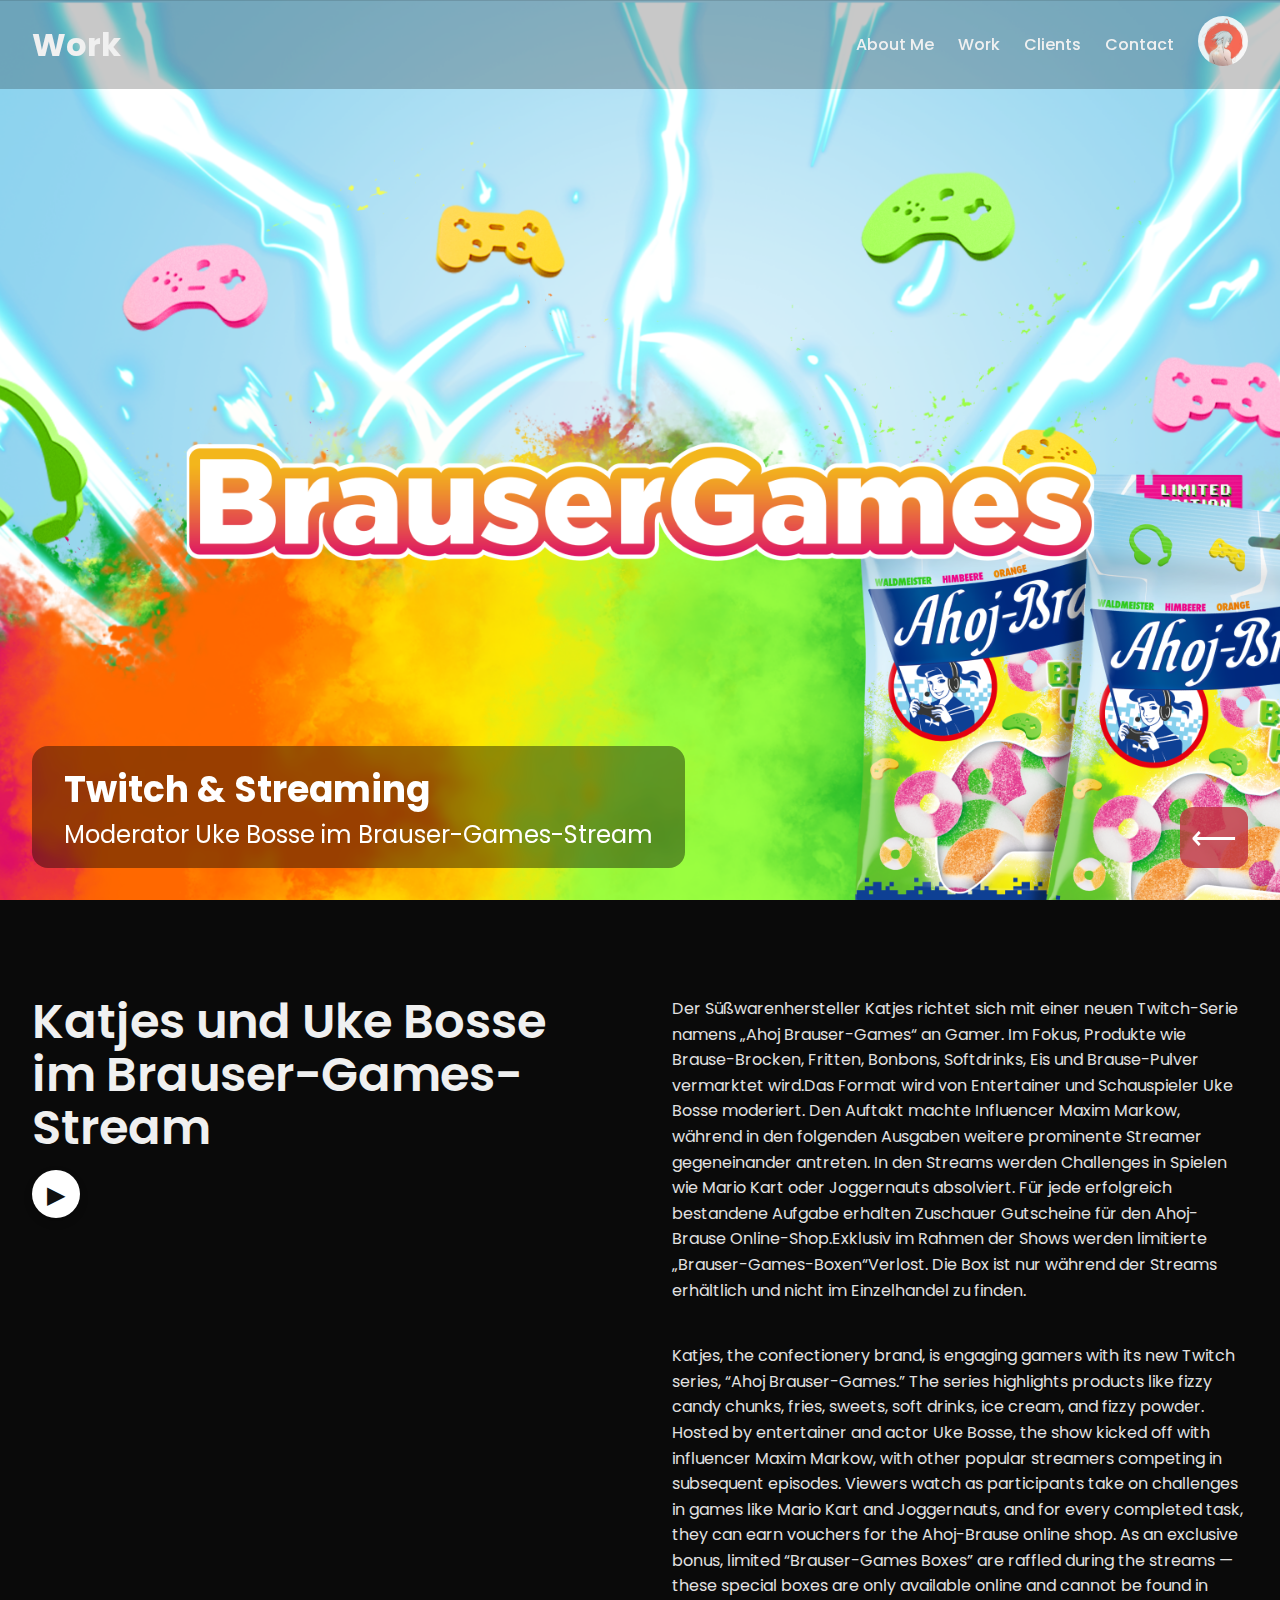
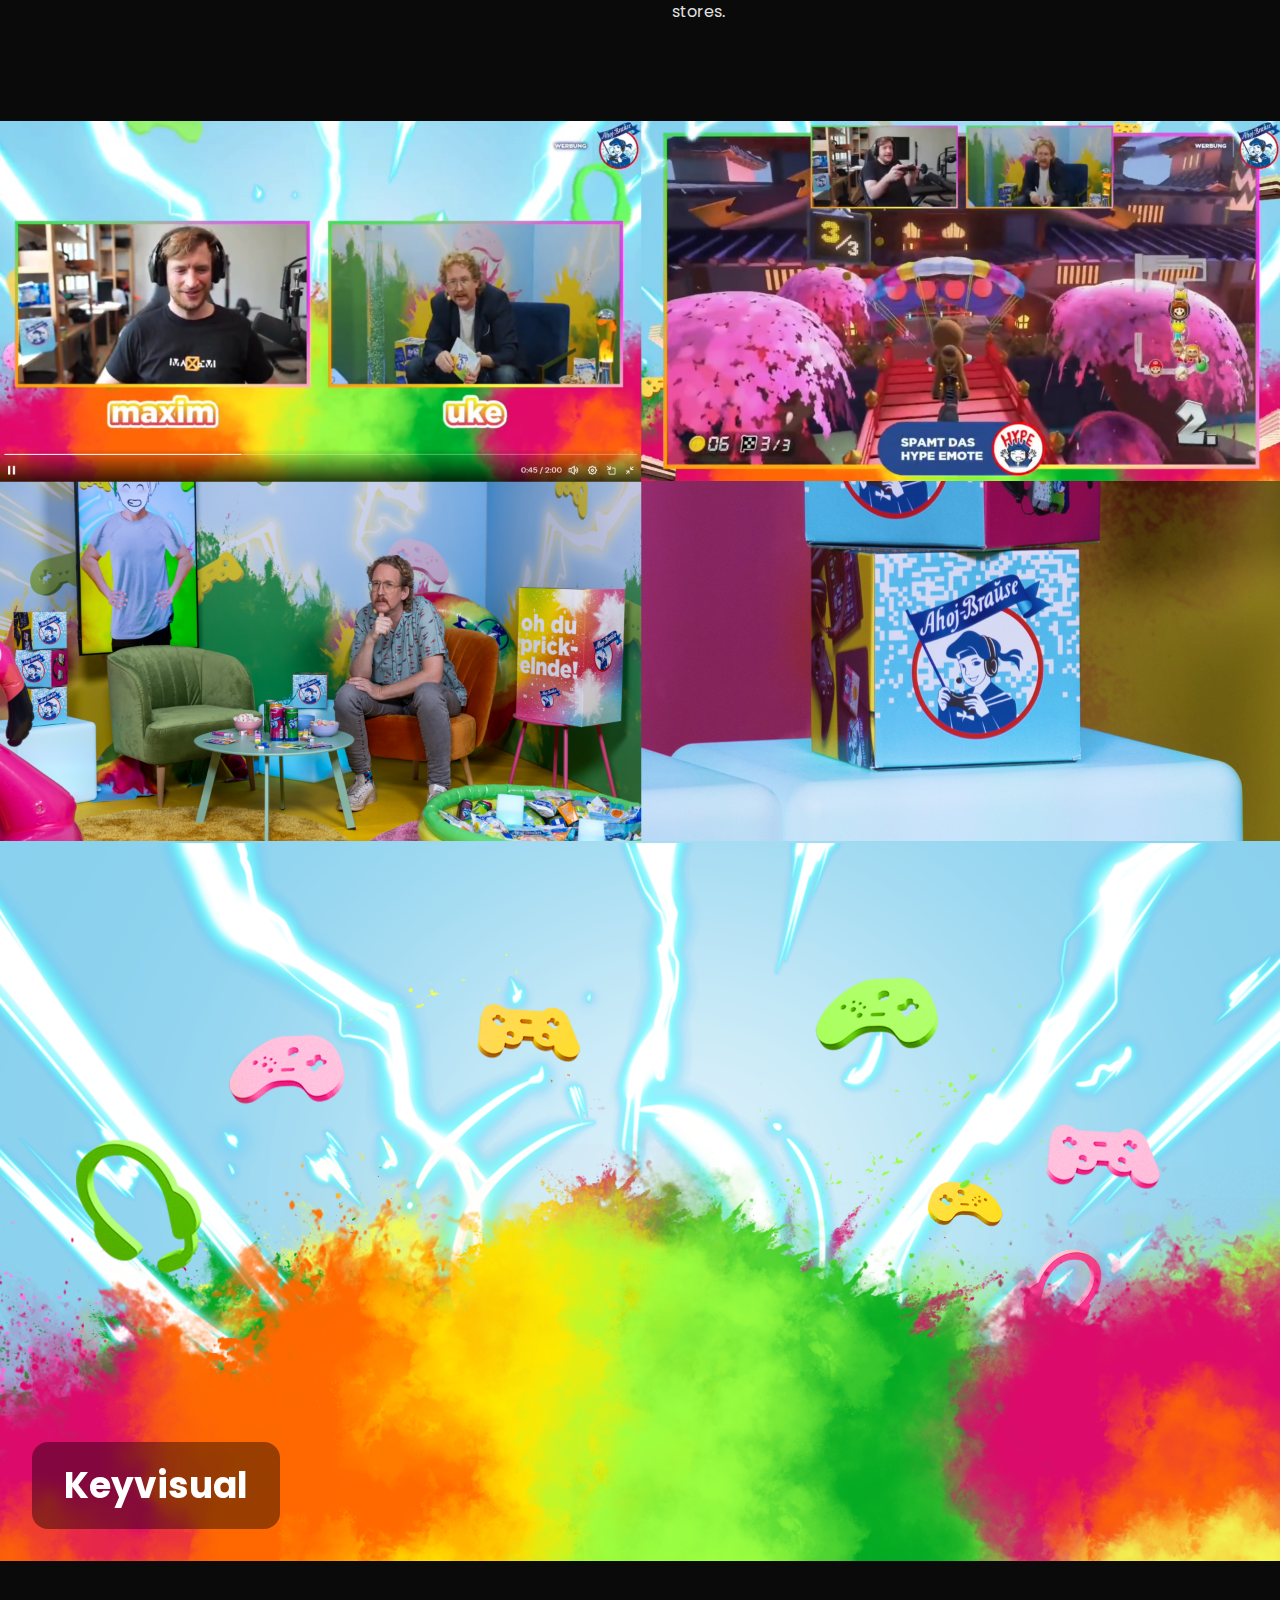
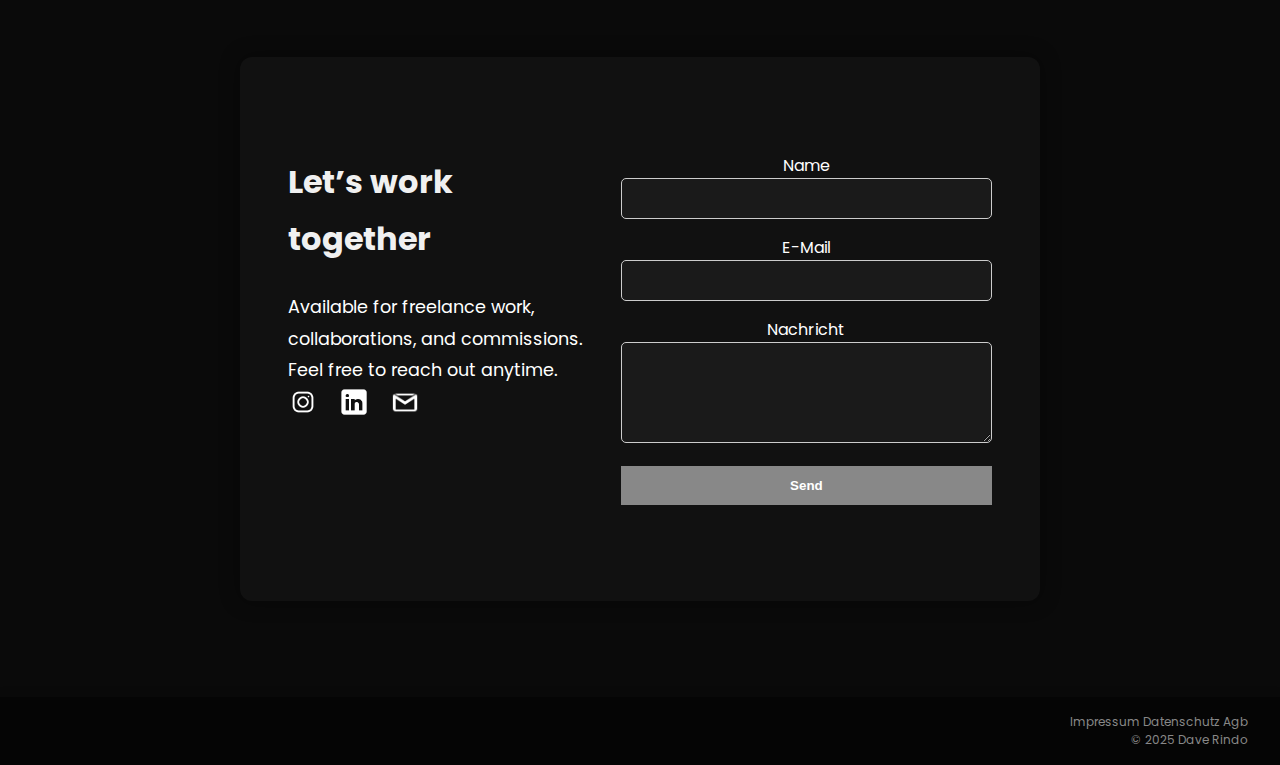
<file: projects/projekt2.html>
<!DOCTYPE html>
<html lang="de">
<head>
   <link href="https://fonts.googleapis.com/css2?family=Poppins:wght@400;600&display=swap" rel="stylesheet">
  <meta charset="UTF-8" />
  <meta name="viewport" content="width=device-width, initial-scale=1.0" />
  <title>Projekt 1 – Dave Rindo</title>
  <link rel="stylesheet" href="../style.css" />
  <script defer src="../script.js"></script>
</head>
<body class="subpage">
  <header>
 <h1>Work</h1>
 <button class="burger" aria-label="Menü öffnen/schließen">☰</button>
    <nav>
      <a href="../index.html#about">About Me</a>
      <a href="../index.html#projects">Work</a>
      <a href="../index.html#clients">Clients</a>
      <a href="../index.html#contact">Contact</a>
        <a href="../projects/parasite.html" class="nav-icon-link" aria-label="Projekt">
  <img src="../img/Profilbild02.png" alt="Projekt-Icon" /></a>
</a>
    </nav>
  </header>

  <!-- Hero-Bereich mit statischem Bild -->
  <section class="hero-single">
    <img src="../img/Brausergames.png" alt="Projekt Hero">
    <div class="hero-caption">
      <h2>Twitch & Streaming</h2>
      <p>Moderator Uke Bosse im Brauser-Games-Stream</p>
    </div>
    <a href="../index.html#projects" class="back-to-home" aria-label="Zurück zur Startseite">⟵</a>
  </section>

  <!-- Projektbeschreibung -->
<section class="project-description">
  <div class="project-grid">
    <div class="project-title">
      <h2><p>Katjes und Uke Bosse </p>
      <p>im Brauser-Games-Stream</p></h2>
     <p><a href="https://www.twitch.tv/crispyrob/video/2216638287" target="_blank" class="play-button" aria-label="Video ansehen">
  ▶
</a></p>  
    </div>
    <div class="project-text">
      <p>
Der Süßwarenhersteller Katjes richtet sich mit einer neuen Twitch-Serie namens „Ahoj Brauser-Games“ an Gamer. Im Fokus,  Produkte wie Brause-Brocken, Fritten, Bonbons, Softdrinks, Eis und Brause-Pulver vermarktet wird.Das Format wird von Entertainer und Schauspieler Uke Bosse moderiert. Den Auftakt machte Influencer Maxim Markow, während in den folgenden Ausgaben weitere prominente Streamer gegeneinander antreten. In den Streams werden Challenges in Spielen wie Mario Kart oder Joggernauts absolviert. Für jede erfolgreich bestandene Aufgabe erhalten Zuschauer Gutscheine für den Ahoj-Brause Online-Shop.Exklusiv im Rahmen der Shows werden limitierte „Brauser-Games-Boxen“Verlost.  Die Box ist nur während der Streams erhältlich und nicht im Einzelhandel zu finden.</p>
 <div style="margin-top: 40px;"></div>
 <p>
Katjes, the confectionery brand, is engaging gamers with its new Twitch series, “Ahoj Brauser-Games.” The series highlights products like fizzy candy chunks, fries, sweets, soft drinks, ice cream, and fizzy powder. Hosted by entertainer and actor Uke Bosse, the show kicked off with influencer Maxim Markow, with other popular streamers competing in subsequent episodes. Viewers watch as participants take on challenges in games like Mario Kart and Joggernauts, and for every completed task, they can earn vouchers for the Ahoj-Brause online shop. As an exclusive bonus, limited “Brauser-Games Boxes” are raffled during the streams — these special boxes are only available online and cannot be found in stores.
</p>

</div>
    </div>
  </section>

      <section class="hero-single2">
    <img src="../img/Projekt09.png" alt="Projekt Hero">
  </section>

    <section class="hero-single2">
    <img src="../img/Portfolio_03.png" alt="Projekt Hero">
    <div class="hero-caption">
      <h2>Keyvisual</h2>
    </div>
  </section>

 <section id="contact">
  <div class="contact-container">
    <!-- Linke Seite: Kontaktinformationen + Social Icons -->
    <div class="contact-info">
      <h2>Let’s work together</h2>
      <p>Available for freelance work, collaborations, and commissions.<br>Feel free to reach out anytime.</p>

      <div class="social-icons">
        <a href="https://www.instagram.com/deinname" target="_blank" aria-label="Instagram">
          <img src="../img/icons/icons8-instagram-96.png" alt="Instagram" />
        </a>
        <a href="https://www.linkedin.com/in/deinname" target="_blank" aria-label="LinkedIn">
          <img src="../img/icons/icons8-linkedin-100.png" alt="LinkedIn" />
        </a>
        <a href="mailto:deine@email.com" aria-label="E-Mail">
          <img src="../img/icons//icons8-gmail-logo-128.png" alt="E-Mail" />
        </a>
      </div>
    </div>

    <!-- Rechte Seite: Kontaktformular -->
    <form class="contact-form" action="https://formspree.io/f/YOUR_ID" method="POST">
      <div class="form-group">
        <label for="name">Name</label>
        <input type="text" name="name" id="name" required />
      </div>

      <div class="form-group">
        <label for="email">E-Mail</label>
        <input type="email" name="_replyto" id="email" required />
      </div>

      <div class="form-group">
        <label for="message">Nachricht</label>
        <textarea name="message" id="message" rows="5" required></textarea>
      </div>

      <button type="submit">Send</button>
    </form>
  </div>
</section>

<footer>
  <div class="footer-links">
    <a href="../legal/impressum.html">Impressum</a>
    <a href="../legal/datenschutz.html">Datenschutz</a>
    <a href="../legal/agb.html">Agb</a>  
    <div>&copy; 2025 Dave Rindo</div>
  </div>

</footer>  
</body>
</html>
</file>
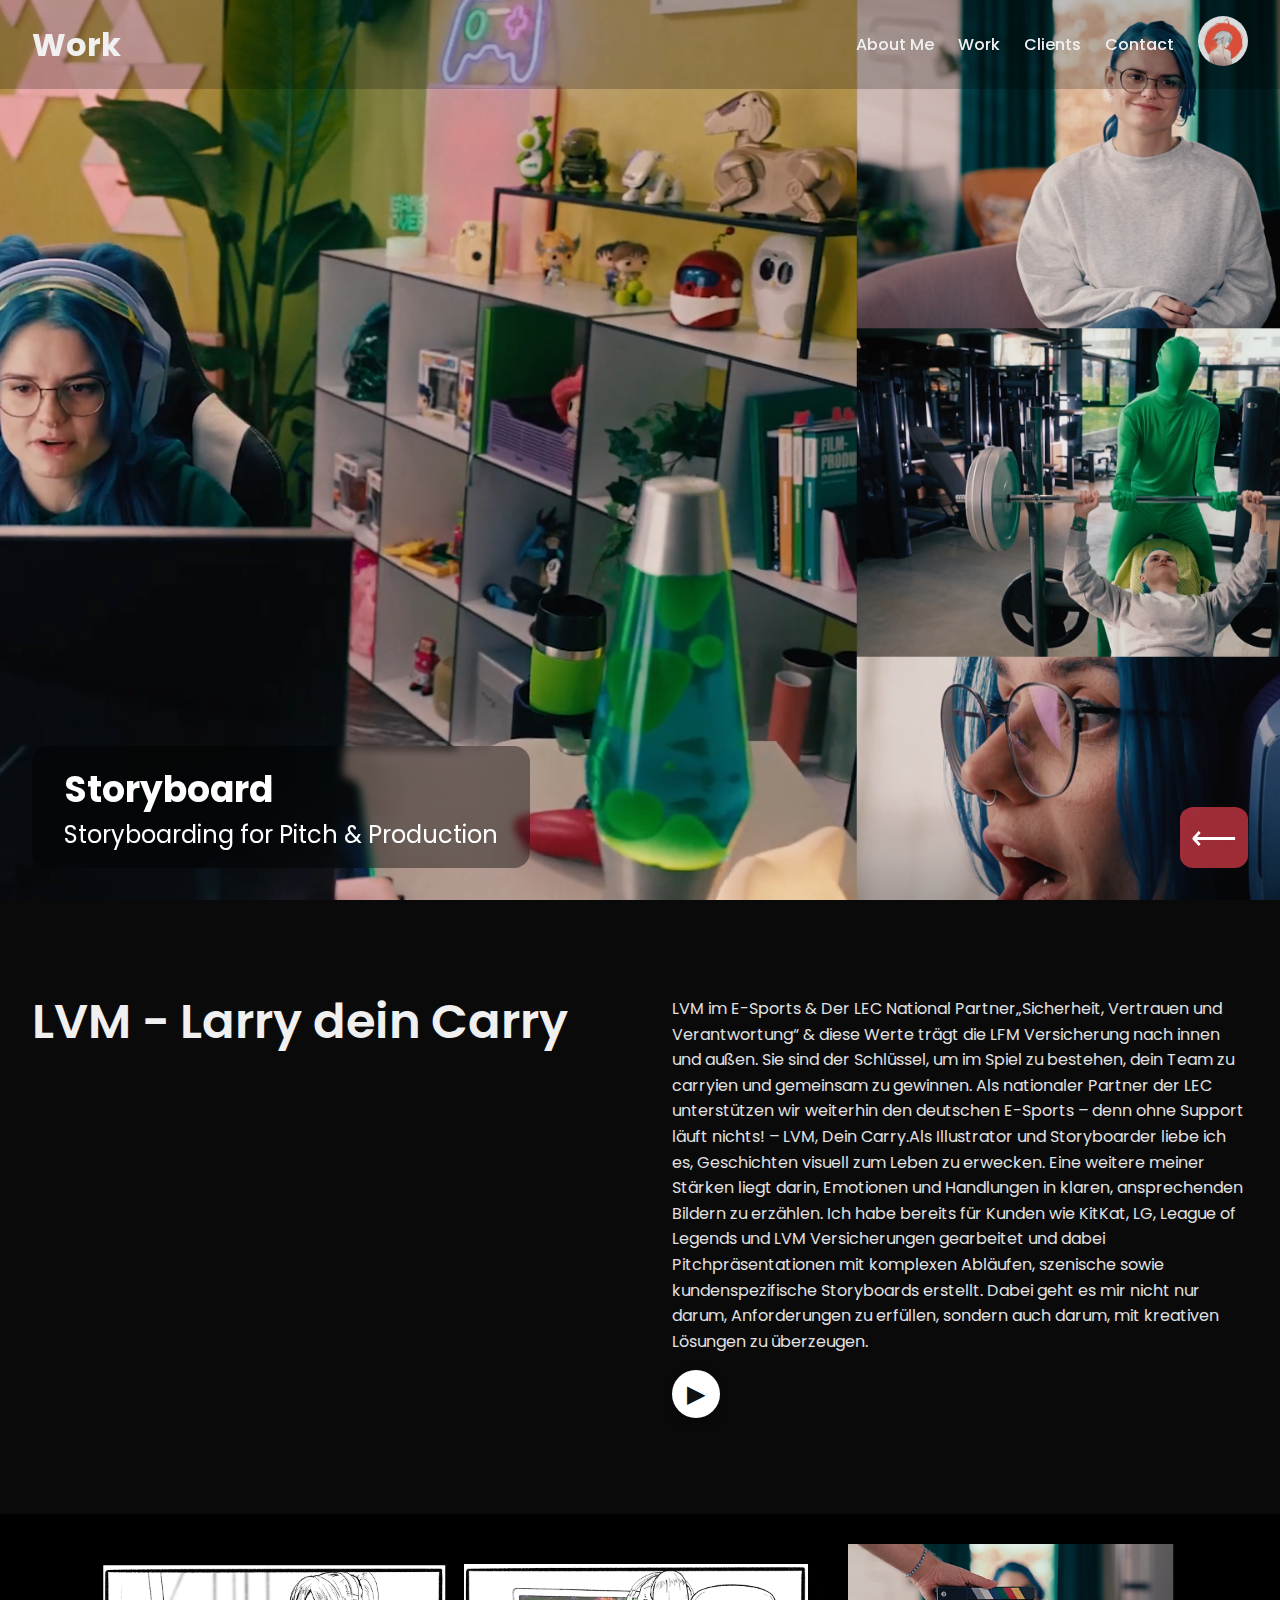
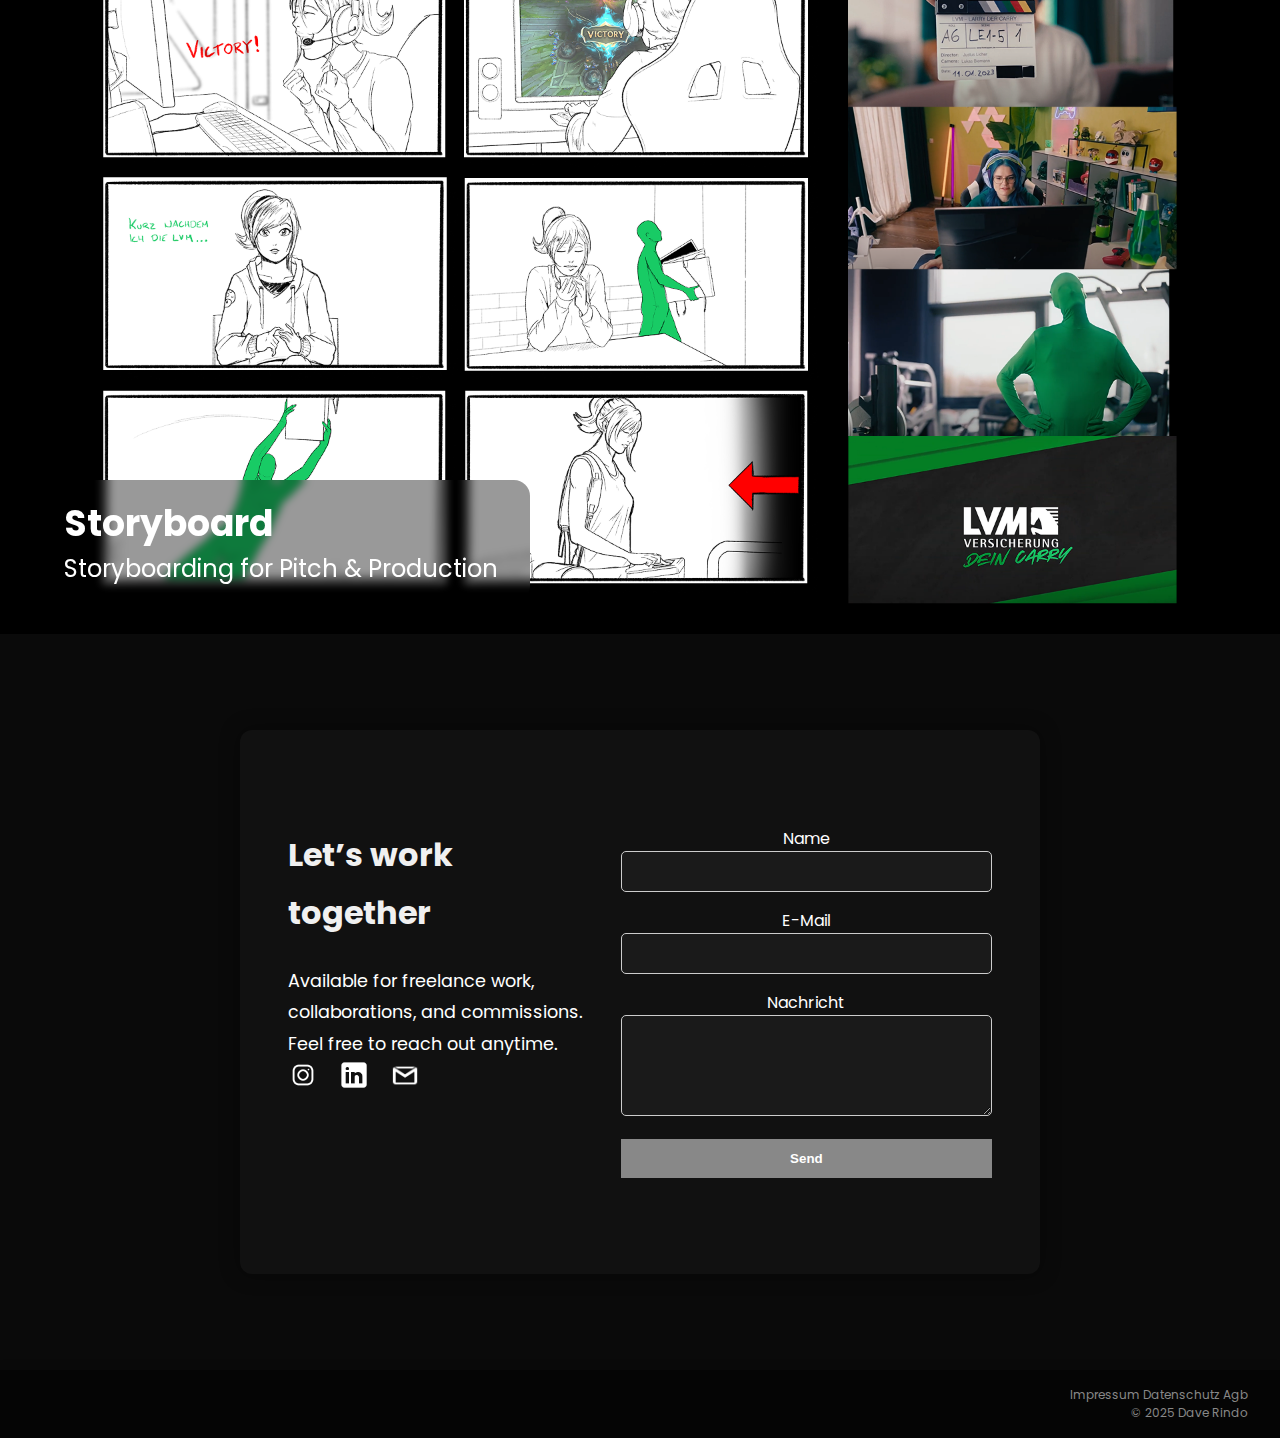
<file: projects/projekt3.html>
<!DOCTYPE html>
<html lang="de">
<head>
   <link href="https://fonts.googleapis.com/css2?family=Poppins:wght@400;600&display=swap" rel="stylesheet">
  <meta charset="UTF-8" />
  <meta name="viewport" content="width=device-width, initial-scale=1.0" />
  <title>Projekt 1 – Dave Rindo</title>
  <link rel="stylesheet" href="../style.css" />
  <script defer src="../script.js"></script>
</head>
<body class="subpage">
  <header>
 <h1>Work</h1>
 <button class="burger" aria-label="Menü öffnen/schließen">☰</button>
    <nav>
      <a href="../index.html#about">About Me</a>
      <a href="../index.html#projects">Work</a>
      <a href="../index.html#clients">Clients</a>
      <a href="../index.html#contact">Contact</a>
        <a href="../projects/parasite.html" class="nav-icon-link" aria-label="Projekt">
  <img src="../img/Profilbild02.png" alt="Projekt-Icon" /></a>
</a>
    </nav>
  </header>

  <!-- Hero-Bereich mit statischem Bild -->
  <section class="hero-single">
    <img src="../img/Projekt08.png" alt="Projekt Hero">
    <div class="hero-caption">
      <h2>Storyboard</h2>
      <p>Storyboarding for Pitch & Production</p>
    </div>
    <a href="../index.html#projects" class="back-to-home" aria-label="Zurück zur Startseite">⟵</a>
  </section>

  <!-- Projektbeschreibung -->
<section class="project-description">
  <div class="project-grid">
    <div class="project-title">
      <h2><p>LVM - Larry dein Carry</p></h2>
    </div>
    <div class="project-text">
      <p>
LVM im E-Sports & Der LEC National Partner„Sicherheit, Vertrauen und Verantwortung“ & diese Werte trägt die LFM Versicherung  nach innen und außen. Sie sind der Schlüssel, um im Spiel zu bestehen, dein Team zu carryien und gemeinsam zu gewinnen. Als nationaler Partner der LEC unterstützen wir weiterhin den deutschen E-Sports – denn ohne Support läuft nichts! – LVM, Dein Carry.Als Illustrator und Storyboarder liebe ich es, Geschichten visuell zum Leben zu erwecken. Eine weitere meiner Stärken liegt darin, Emotionen und Handlungen in klaren, ansprechenden Bildern zu erzählen. Ich habe bereits für Kunden wie KitKat, LG, League of Legends und LVM Versicherungen gearbeitet und dabei Pitchpräsentationen mit komplexen Abläufen, szenische sowie kundenspezifische Storyboards erstellt. Dabei geht es mir nicht nur darum, Anforderungen zu erfüllen, sondern auch darum, mit kreativen Lösungen zu überzeugen.</p>   
 <p><a href="https://www.youtube.com/watch?v=10kc-vNnIVI&t=30s&ab_channel=lvm-esports" target="_blank" class="play-button" aria-label="Video ansehen">
  ▶
</a></p>
</div>
    </div>
  </section>

  <section class="hero-single2">
    <img src="../img/Projekt07.png" alt="Projekt Hero">
    <div class="hero-caption">
      <h2>Storyboard</h2>
      <p>Storyboarding for Pitch & Production</p>
    </div>
  </section>

<section id="contact">
  <div class="contact-container">
    <!-- Linke Seite: Kontaktinformationen + Social Icons -->
    <div class="contact-info">
      <h2>Let’s work together</h2>
      <p>Available for freelance work, collaborations, and commissions.<br>Feel free to reach out anytime.</p>

      <div class="social-icons">
        <a href="https://www.instagram.com/deinname" target="_blank" aria-label="Instagram">
          <img src="../img/icons/icons8-instagram-96.png" alt="Instagram" />
        </a>
        <a href="https://www.linkedin.com/in/deinname" target="_blank" aria-label="LinkedIn">
          <img src="../img/icons/icons8-linkedin-100.png" alt="LinkedIn" />
        </a>
        <a href="mailto:deine@email.com" aria-label="E-Mail">
          <img src="../img/icons//icons8-gmail-logo-128.png" alt="E-Mail" />
        </a>
      </div>
    </div>

    <!-- Rechte Seite: Kontaktformular -->
    <form class="contact-form" action="https://formspree.io/f/YOUR_ID" method="POST">
      <div class="form-group">
        <label for="name">Name</label>
        <input type="text" name="name" id="name" required />
      </div>

      <div class="form-group">
        <label for="email">E-Mail</label>
        <input type="email" name="_replyto" id="email" required />
      </div>

      <div class="form-group">
        <label for="message">Nachricht</label>
        <textarea name="message" id="message" rows="5" required></textarea>
      </div>

      <button type="submit">Send</button>
    </form>
  </div>
</section>

<footer>
  <div class="footer-links">
    <a href="../legal/impressum.html">Impressum</a>
    <a href="../legal/datenschutz.html">Datenschutz</a>
    <a href="../legal/agb.html">Agb</a>  
    <div>&copy; 2025 Dave Rindo</div>
  </div>

</footer>  
</body>
</html>
</file>
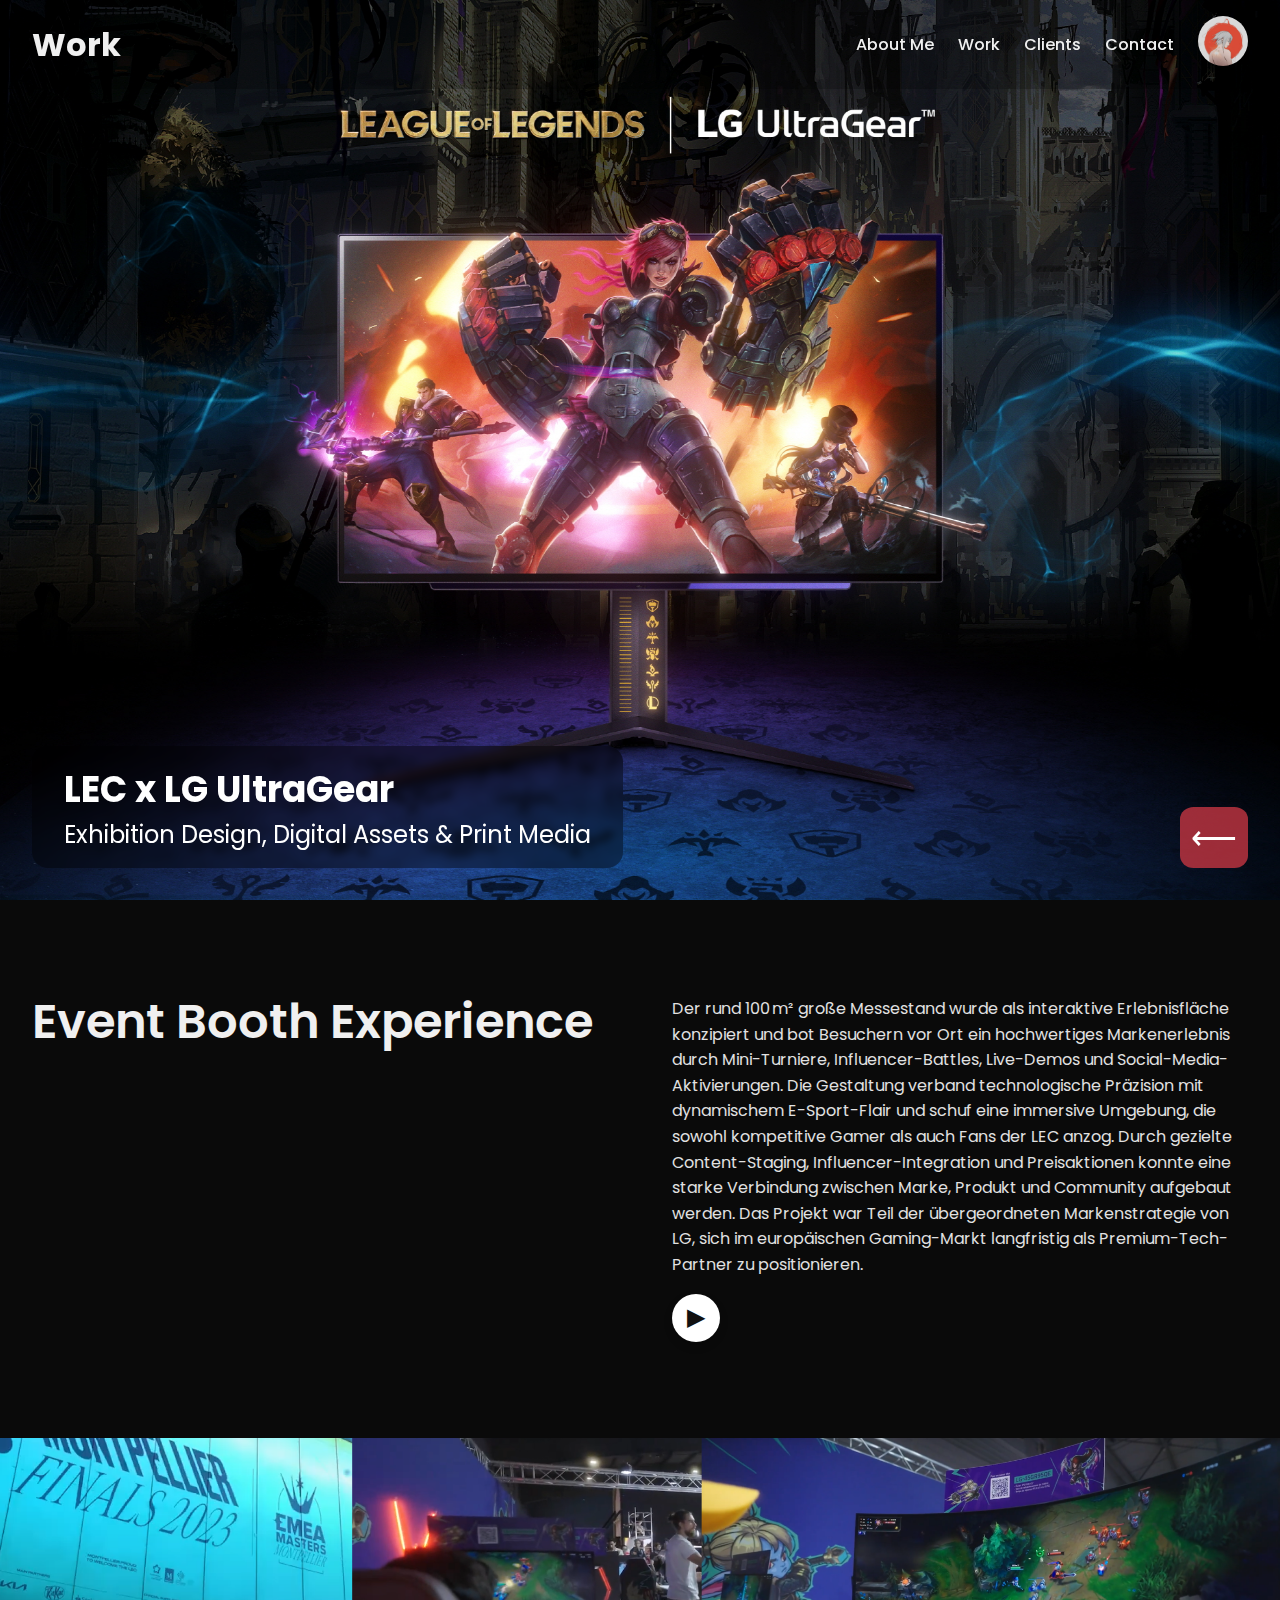
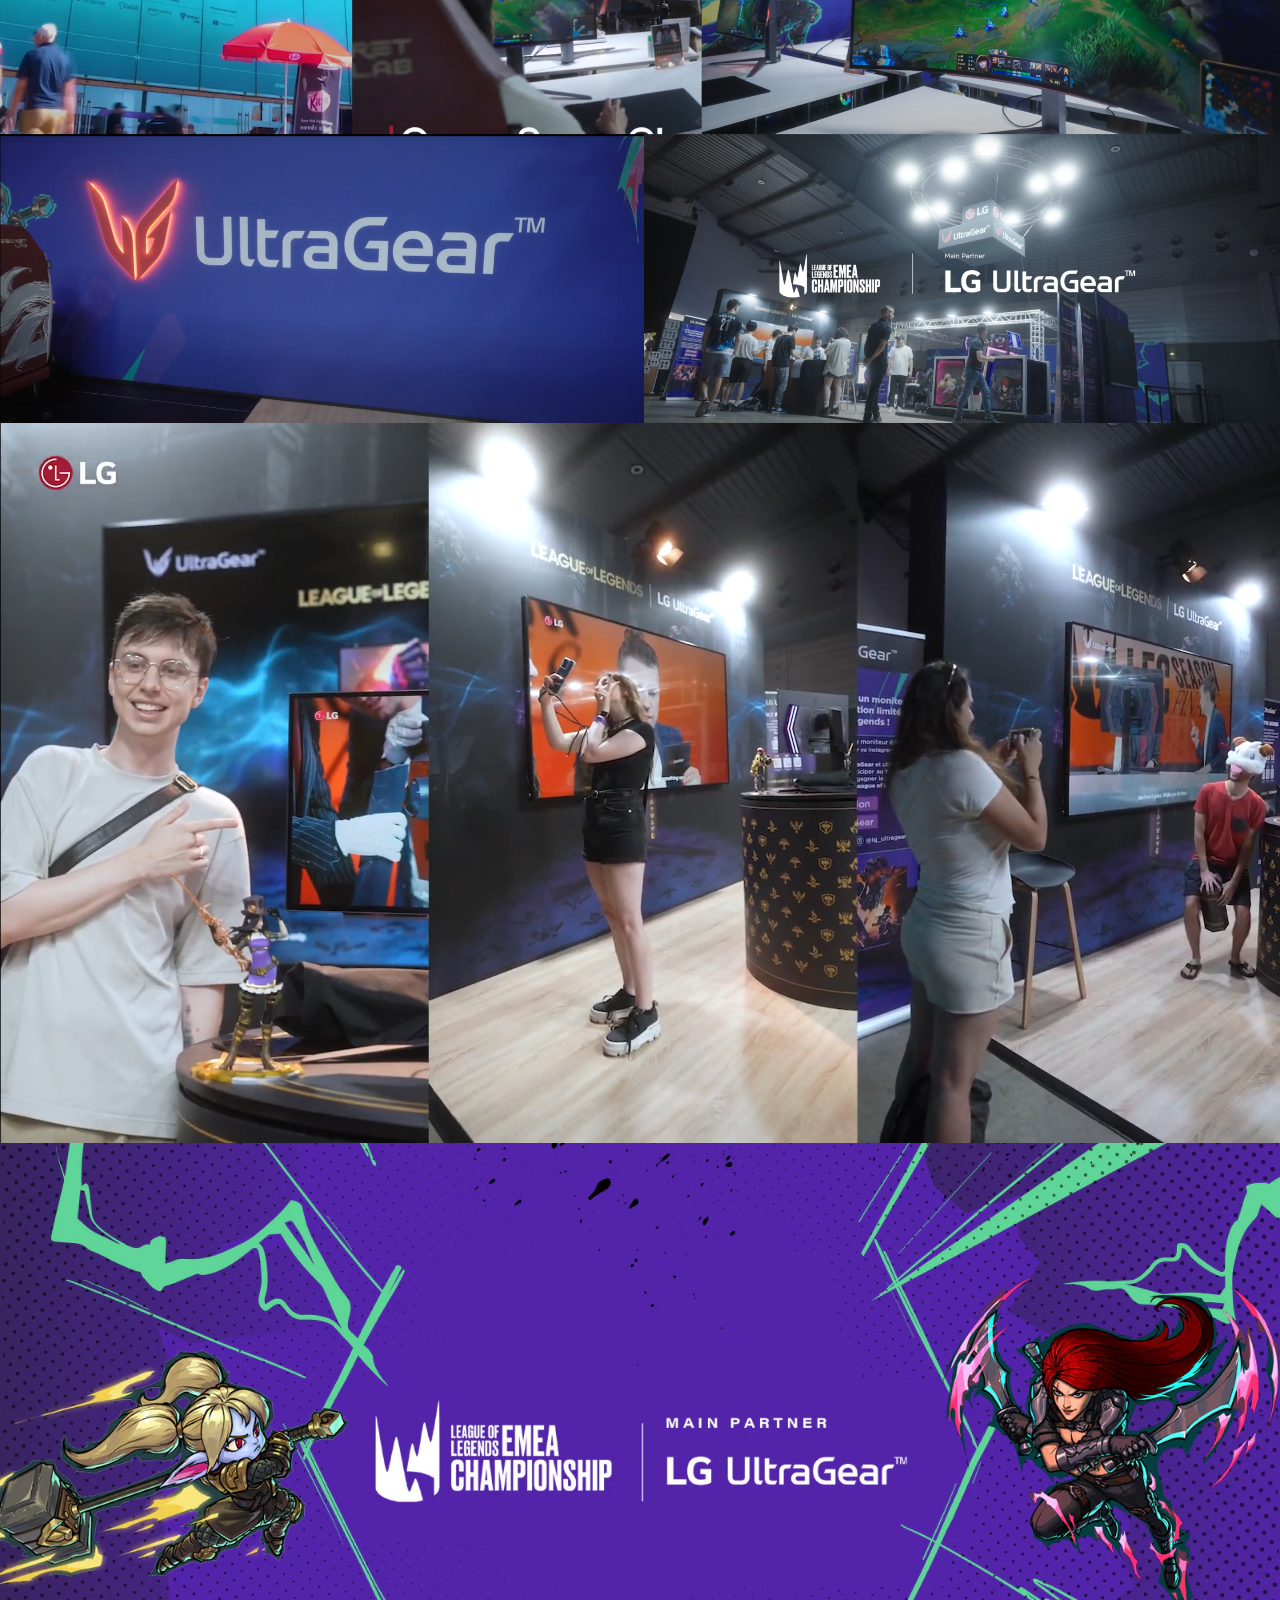
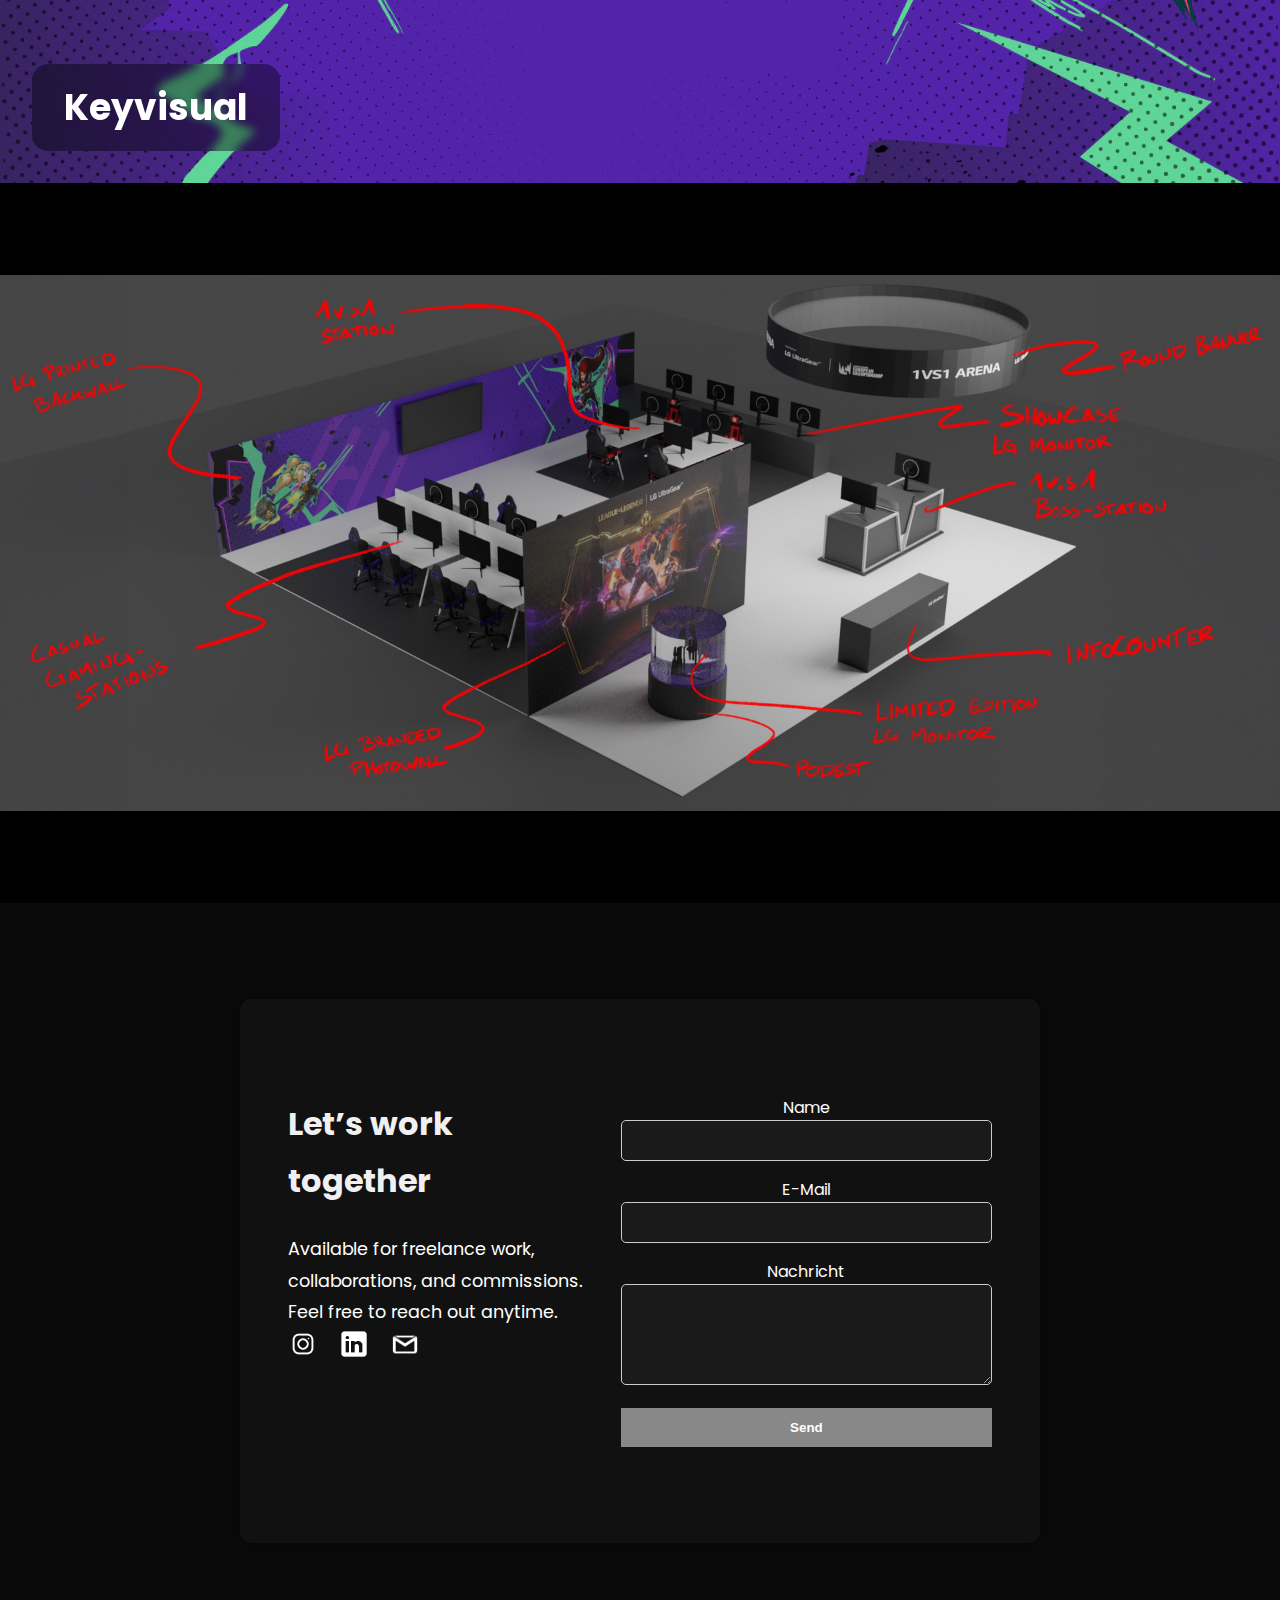
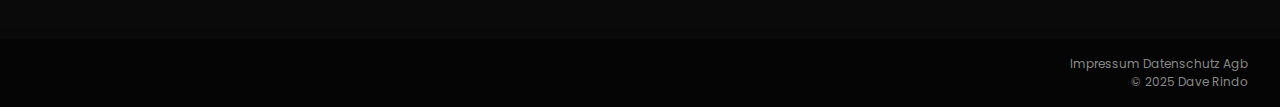
<file: projects/projekt4.html>
<!DOCTYPE html>
<html lang="de">
<head>
   <link href="https://fonts.googleapis.com/css2?family=Poppins:wght@400;600&display=swap" rel="stylesheet">
  <meta charset="UTF-8" />
  <meta name="viewport" content="width=device-width, initial-scale=1.0" />
  <title>Projekt 1 – Dave Rindo</title>
  <link rel="stylesheet" href="../style.css" />
  <script defer src="../script.js"></script>
</head>
<body class="subpage">
  <header>
 <h1>Work</h1>
 <button class="burger" aria-label="Menü öffnen/schließen">☰</button>
    <nav>
      <a href="../index.html#about">About Me</a>
      <a href="../index.html#projects">Work</a>
      <a href="../index.html#clients">Clients</a>
      <a href="../index.html#contact">Contact</a>
        <a href="../projects/parasite.html" class="nav-icon-link" aria-label="Projekt">
  <img src="../img/Profilbild02.png" alt="Projekt-Icon" /></a>
</a>
    </nav>
  </header>

  <!-- Hero-Bereich mit statischem Bild -->
  <section class="hero-single">
    <img src="../img/LG-UltraGear-LoL-edition-27GR95QL.jpg" alt="Projekt Hero">
    <div class="hero-caption">
      <h2>LEC x LG UltraGear</h2>
      <p>Exhibition Design, Digital Assets & Print Media</p>
    </div>
    <a href="../index.html#projects" class="back-to-home" aria-label="Zurück zur Startseite">⟵</a>
  </section>

  <!-- Projektbeschreibung -->
<section class="project-description">
  <div class="project-grid">
    <div class="project-title">
      <h2><p>Event Booth Experience</p></h2>
    </div>
    <div class="project-text">
      <p>
Der rund 100 m² große Messestand wurde als interaktive Erlebnisfläche konzipiert und bot Besuchern vor Ort ein hochwertiges Markenerlebnis durch Mini-Turniere, Influencer-Battles, Live-Demos und Social-Media-Aktivierungen. Die Gestaltung verband technologische Präzision mit dynamischem E-Sport-Flair und schuf eine immersive Umgebung, die sowohl kompetitive Gamer als auch Fans der LEC anzog.

Durch gezielte Content-Staging, Influencer-Integration und Preisaktionen konnte eine starke Verbindung zwischen Marke, Produkt und Community aufgebaut werden. Das Projekt war Teil der übergeordneten Markenstrategie von LG, sich im europäischen Gaming-Markt langfristig als Premium-Tech-Partner zu positionieren.</p>   
 <p><a href="https://www.youtube.com/watch?v=TN-WC7iYqLM&ab_channel=LGGlobal" target="_blank" class="play-button" aria-label="Video ansehen">
  ▶
</a></p>
</div>
    </div>
  </section>

    <section class="hero-single2">
    <img src="../img/Portfolio_12.png" alt="Projekt Hero">
  </section>




  <section class="hero-single2">
    <img src="../img/Portfolio_13.png" alt="Projekt Hero">
  </section>

  <section class="hero-single2">
    <img src="../img/LECxUltragear02.webp" alt="Projekt Hero">
    <div class="hero-caption">
      <h2>Keyvisual</h2>
    </div>
      </section>
      
    <section class="hero-single2">
    <img src="../img/Projekt04.png" alt="Projekt Hero">

  </section>

<section id="contact">
  <div class="contact-container">
    <!-- Linke Seite: Kontaktinformationen + Social Icons -->
    <div class="contact-info">
      <h2>Let’s work together</h2>
      <p>Available for freelance work, collaborations, and commissions.<br>Feel free to reach out anytime.</p>

      <div class="social-icons">
        <a href="https://www.instagram.com/deinname" target="_blank" aria-label="Instagram">
          <img src="../img/icons/icons8-instagram-96.png" alt="Instagram" />
        </a>
        <a href="https://www.linkedin.com/in/deinname" target="_blank" aria-label="LinkedIn">
          <img src="../img/icons/icons8-linkedin-100.png" alt="LinkedIn" />
        </a>
        <a href="mailto:deine@email.com" aria-label="E-Mail">
          <img src="../img/icons//icons8-gmail-logo-128.png" alt="E-Mail" />
        </a>
      </div>
    </div>

    <!-- Rechte Seite: Kontaktformular -->
    <form class="contact-form" action="https://formspree.io/f/YOUR_ID" method="POST">
      <div class="form-group">
        <label for="name">Name</label>
        <input type="text" name="name" id="name" required />
      </div>

      <div class="form-group">
        <label for="email">E-Mail</label>
        <input type="email" name="_replyto" id="email" required />
      </div>

      <div class="form-group">
        <label for="message">Nachricht</label>
        <textarea name="message" id="message" rows="5" required></textarea>
      </div>

      <button type="submit">Send</button>
    </form>
  </div>
</section>

<footer>
  <div class="footer-links">
    <a href="../legal/impressum.html">Impressum</a>
    <a href="../legal/datenschutz.html">Datenschutz</a>
    <a href="../legal/agb.html">Agb</a>  
    <div>&copy; 2025 Dave Rindo</div>
  </div>

</footer>  
</body>
</html>
</file>
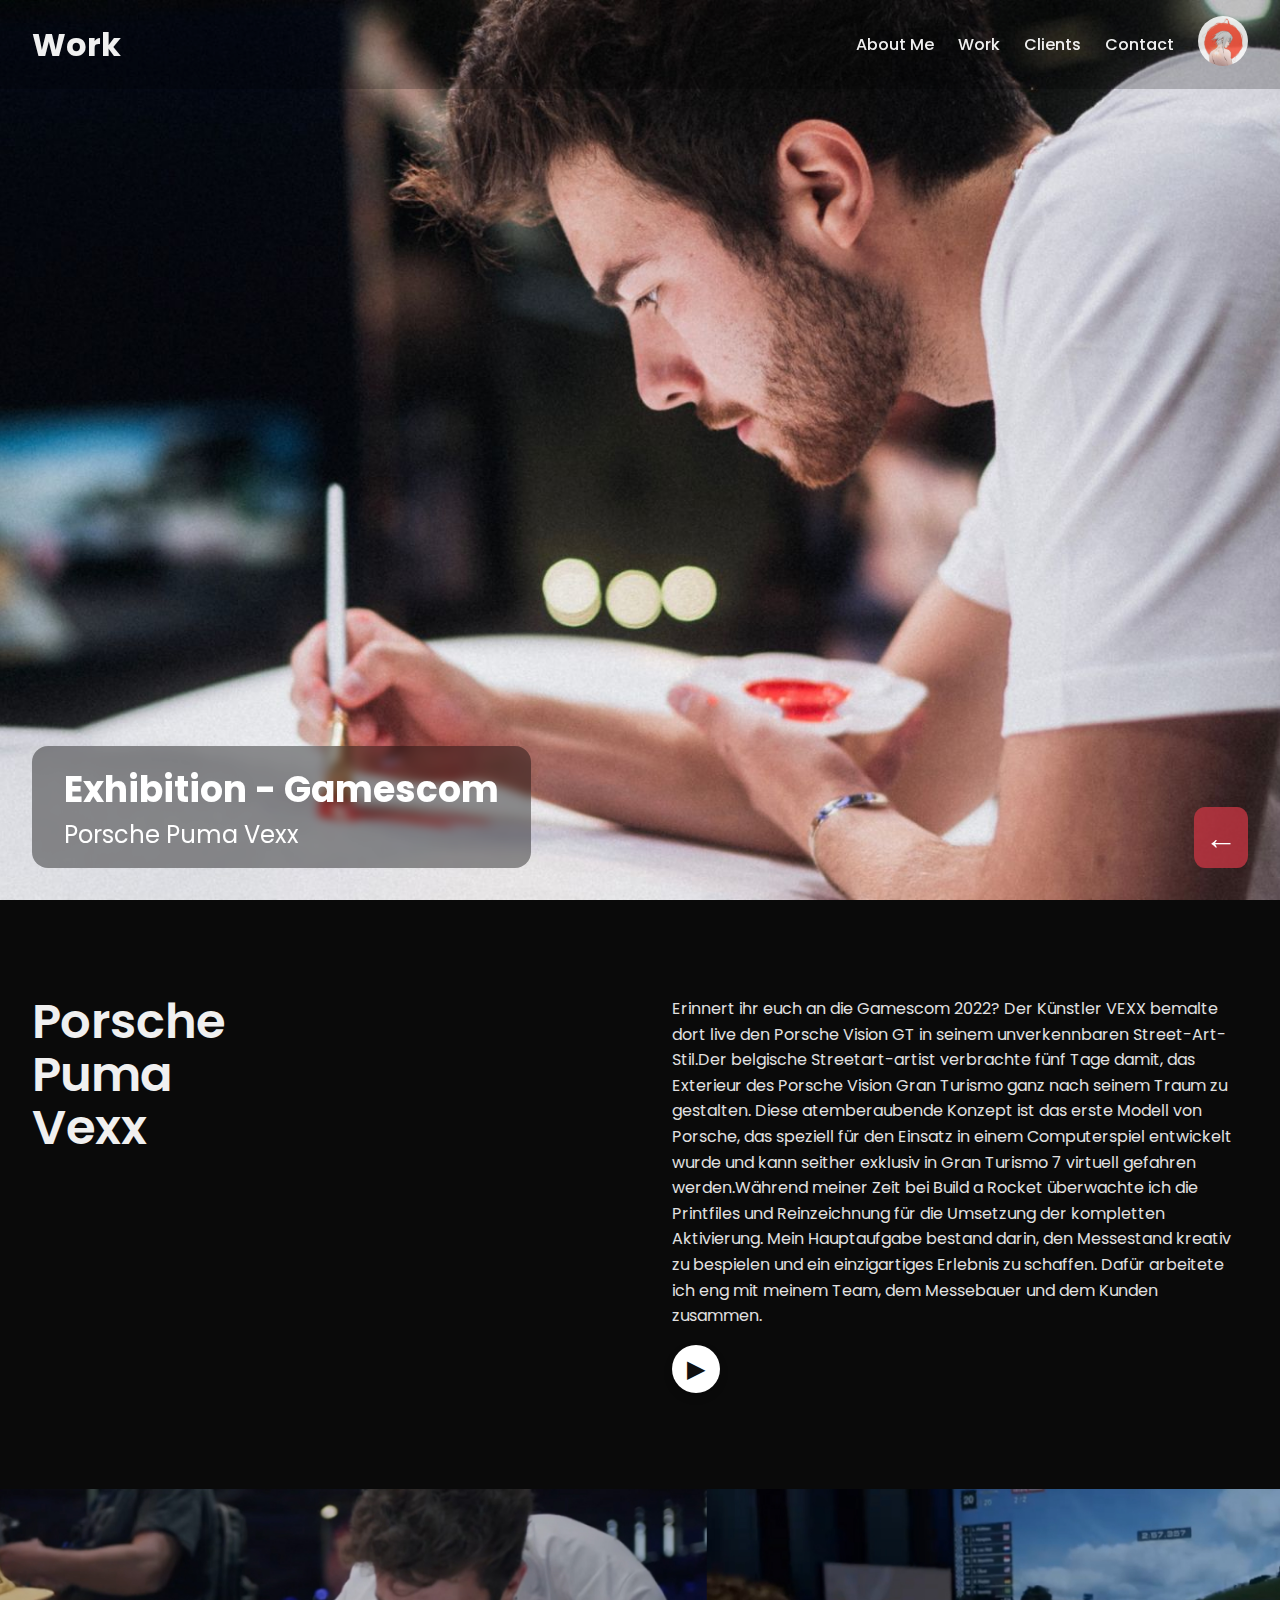
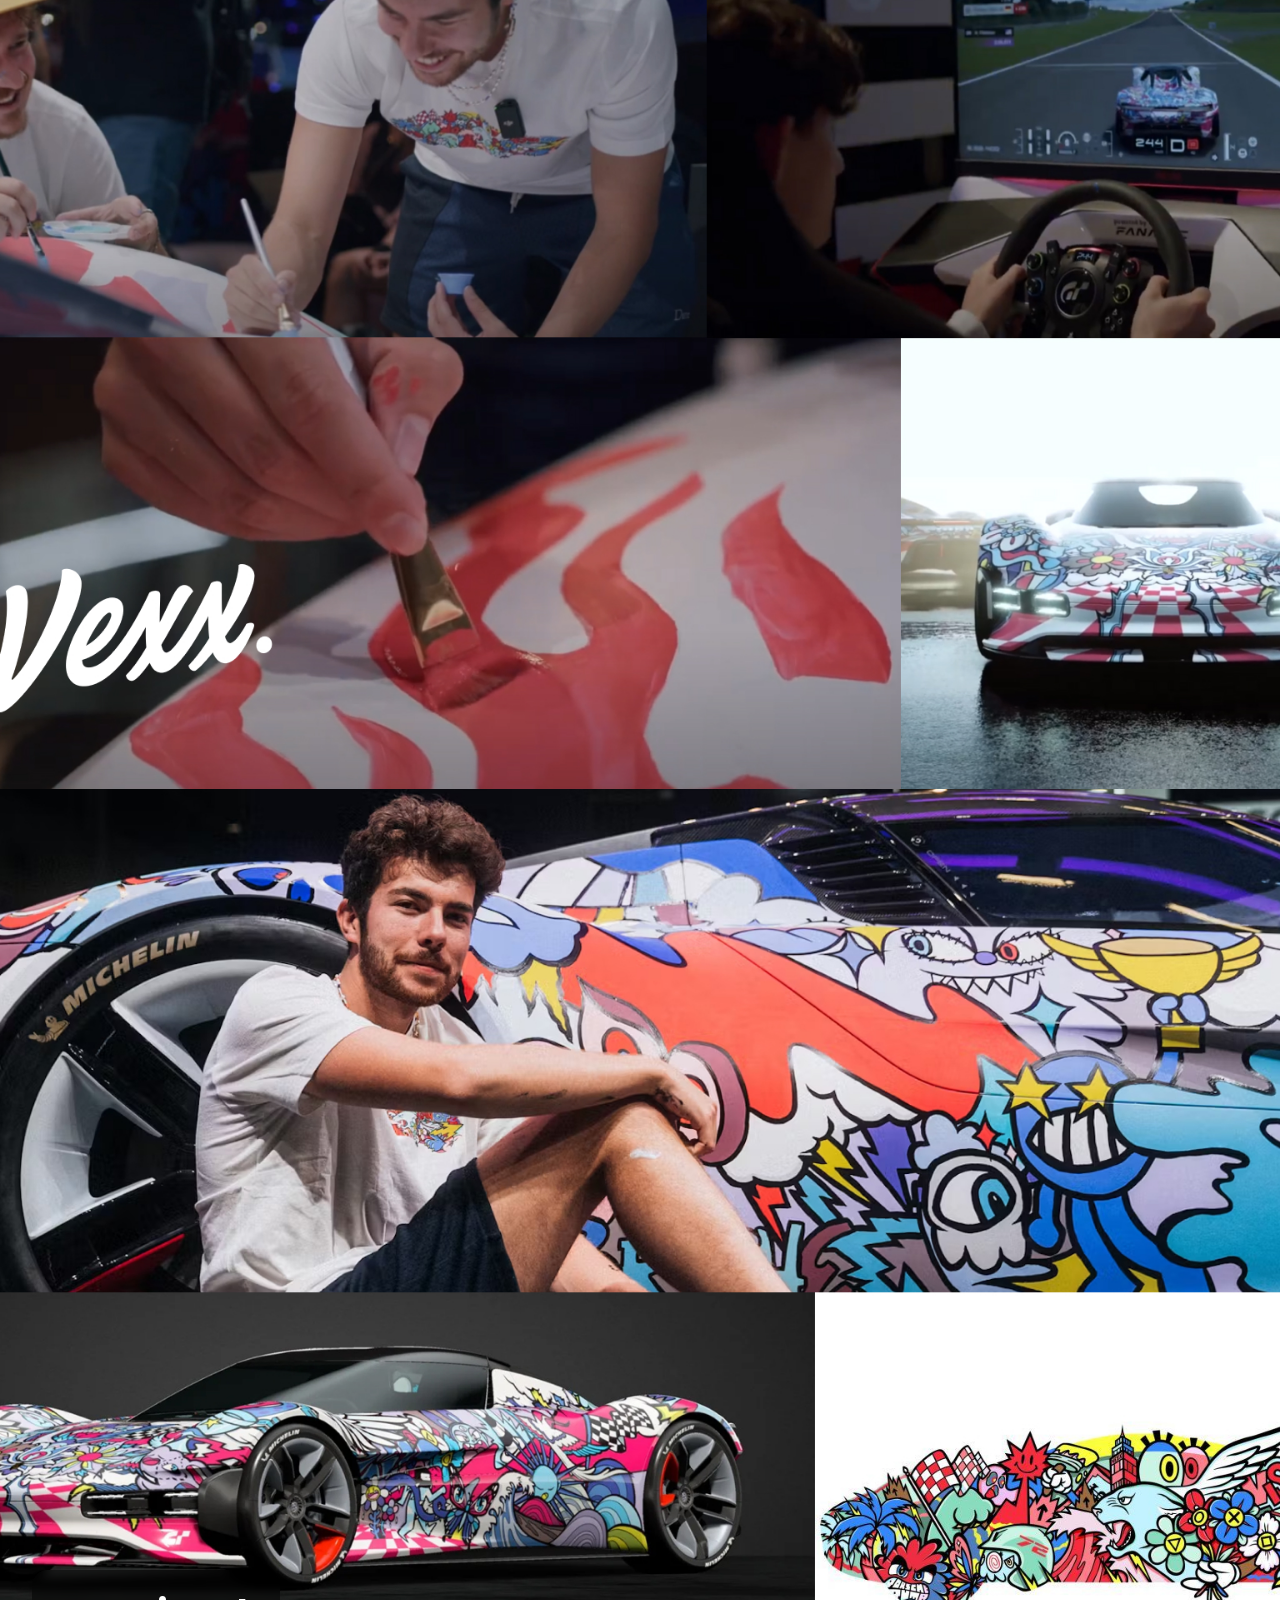
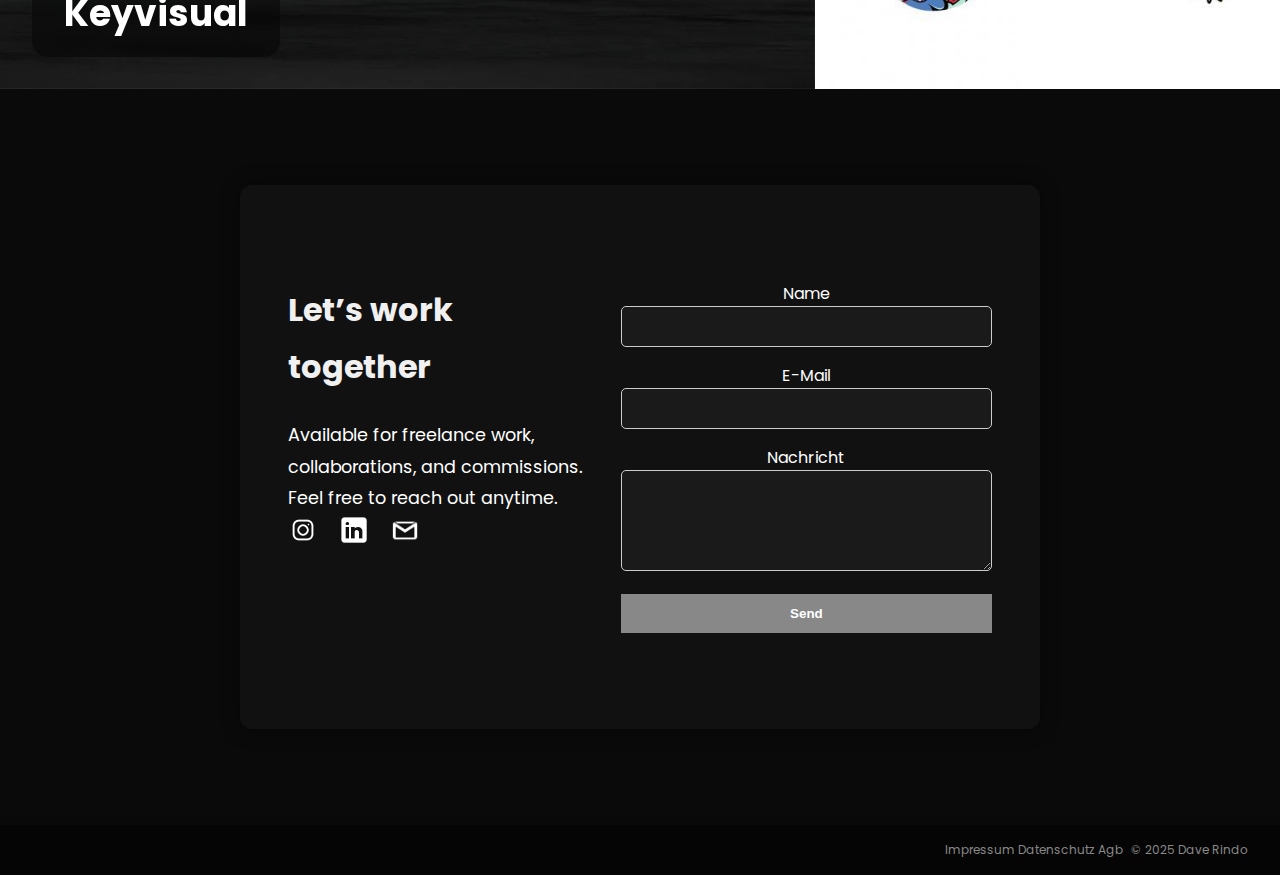
<file: projects/projekt5.html>
<!DOCTYPE html>
<html lang="de">
<head>
   <link href="https://fonts.googleapis.com/css2?family=Poppins:wght@400;600&display=swap" rel="stylesheet">
  <meta charset="UTF-8" />
  <meta name="viewport" content="width=device-width, initial-scale=1.0" />
  <title>Projekt 1 – Dave Rindo</title>
  <link rel="stylesheet" href="../style.css" />
  <script defer src="../script.js"></script>
</head>
<body class="subpage">
  <header>
 <h1>Work</h1>
    <nav>
      <a href="../index.html#about">About Me</a>
      <a href="../index.html#projects">Work</a>
      <a href="../index.html#clients">Clients</a>
      <a href="../index.html#contact">Contact</a>
        <a href="../projects/parasite.html" class="nav-icon-link" aria-label="Projekt">
  <img src="../img/Profilbild02.png" alt="Projekt-Icon" /></a>
</a>
    </nav>
  </header>

  <!-- Hero-Bereich mit statischem Bild -->
  <section class="hero-single">
    <img src="../img/_GT_6698.jpeg" alt="Projekt Hero">
    <div class="hero-caption">
      <h2>Exhibition - Gamescom</h2>
      <p>Porsche Puma Vexx</p>
    </div>
  </section>

  <!-- Projektbeschreibung -->
<section class="project-description">
  <div class="project-grid">
    <div class="project-title">
      <h2><p>Porsche </p>
      <p>Puma</p>
    <p>Vexx</p></h2>
    </div>
    <div class="project-text">
      <p>Erinnert ihr euch an die Gamescom 2022? Der Künstler VEXX bemalte dort live den Porsche Vision GT in seinem unverkennbaren Street-Art-Stil.Der belgische Streetart-artist verbrachte fünf Tage damit, das Exterieur des Porsche Vision Gran Turismo ganz nach seinem Traum zu gestalten. Diese atemberaubende Konzept ist das erste Modell von Porsche, das speziell für den Einsatz in einem Computerspiel entwickelt wurde und kann seither exklusiv in Gran Turismo 7 virtuell gefahren werden.Während meiner Zeit bei Build a Rocket überwachte ich die Printfiles und Reinzeichnung für die Umsetzung der kompletten Aktivierung. Mein Hauptaufgabe bestand darin, den Messestand kreativ zu bespielen und ein einzigartiges Erlebnis zu schaffen. Dafür arbeitete ich eng mit meinem Team, dem Messebauer und dem Kunden zusammen.</p>
 <p><a href="https://www.youtube.com/watch?v=Q0qEI2cPUsk&ab_channel=DusselYorkCityStudios" target="_blank" class="play-button" aria-label="Video ansehen">
  ▶
</a></p>
    </div>
    </div>
  </section>

    <section class="hero-single">
    <img src="../img/Portfolio_14.jpg" alt="Projekt Hero">
  </section>

  <section class="hero-single">
    <img src="../img/Portfolio_15.jpg" alt="Projekt Hero">
    <div class="hero-caption">
      <h2>Keyvisual</h2>
    </div>
    </div>
  </section>

<!-- Code für Video einbettungen -->

 <!-- <section class="video-section">
  <h2>Mein YouTube-Video</h2>
  <iframe
    width="800"
    height="450"
    src="https://www.youtube.com/watch?v=Osx6kPN_KE0&ab_channel=HetAutomeisje"
    title="YouTube Video"
    frameborder="0"
    allow="accelerometer; autoplay; clipboard-write; encrypted-media; gyroscope; picture-in-picture"
    allowfullscreen
  ></iframe>
</section>
-->


<section id="contact">
  <div class="contact-container">
    <!-- Linke Seite: Kontaktinformationen + Social Icons -->
    <div class="contact-info">
      <h2>Let’s work together</h2>
      <p>Available for freelance work, collaborations, and commissions.<br>Feel free to reach out anytime.</p>

      <div class="social-icons">
        <a href="https://www.instagram.com/deinname" target="_blank" aria-label="Instagram">
          <img src="../img/icons/icons8-instagram-96.png" alt="Instagram" />
        </a>
        <a href="https://www.linkedin.com/in/deinname" target="_blank" aria-label="LinkedIn">
          <img src="../img/icons/icons8-linkedin-100.png" alt="LinkedIn" />
        </a>
        <a href="mailto:deine@email.com" aria-label="E-Mail">
          <img src="../img/icons//icons8-gmail-logo-128.png" alt="E-Mail" />
        </a>
      </div>
    </div>

    <!-- Rechte Seite: Kontaktformular -->
    <form class="contact-form" action="https://formspree.io/f/YOUR_ID" method="POST">
      <div class="form-group">
        <label for="name">Name</label>
        <input type="text" name="name" id="name" required />
      </div>

      <div class="form-group">
        <label for="email">E-Mail</label>
        <input type="email" name="_replyto" id="email" required />
      </div>

      <div class="form-group">
        <label for="message">Nachricht</label>
        <textarea name="message" id="message" rows="5" required></textarea>
      </div>

      <button type="submit">Send</button>
    </form>
  </div>
</section>

<footer>
  <div class="footer-links">
    <a href="../Wbsite/legal/impressum.html">Impressum</a>
    <a href="../Wbsite/legal/datenschutz.html">Datenschutz</a>
    <a href="../Wbsite/legal/agb.html">Agb</a>
  </div>
  <div>&copy; 2025 Dave Rindo</div>
</footer>
  <a  href="../index.html" class="back-to-home" aria-label="Zurück zur Startseite">←</a>
</body>
</html>
</file>
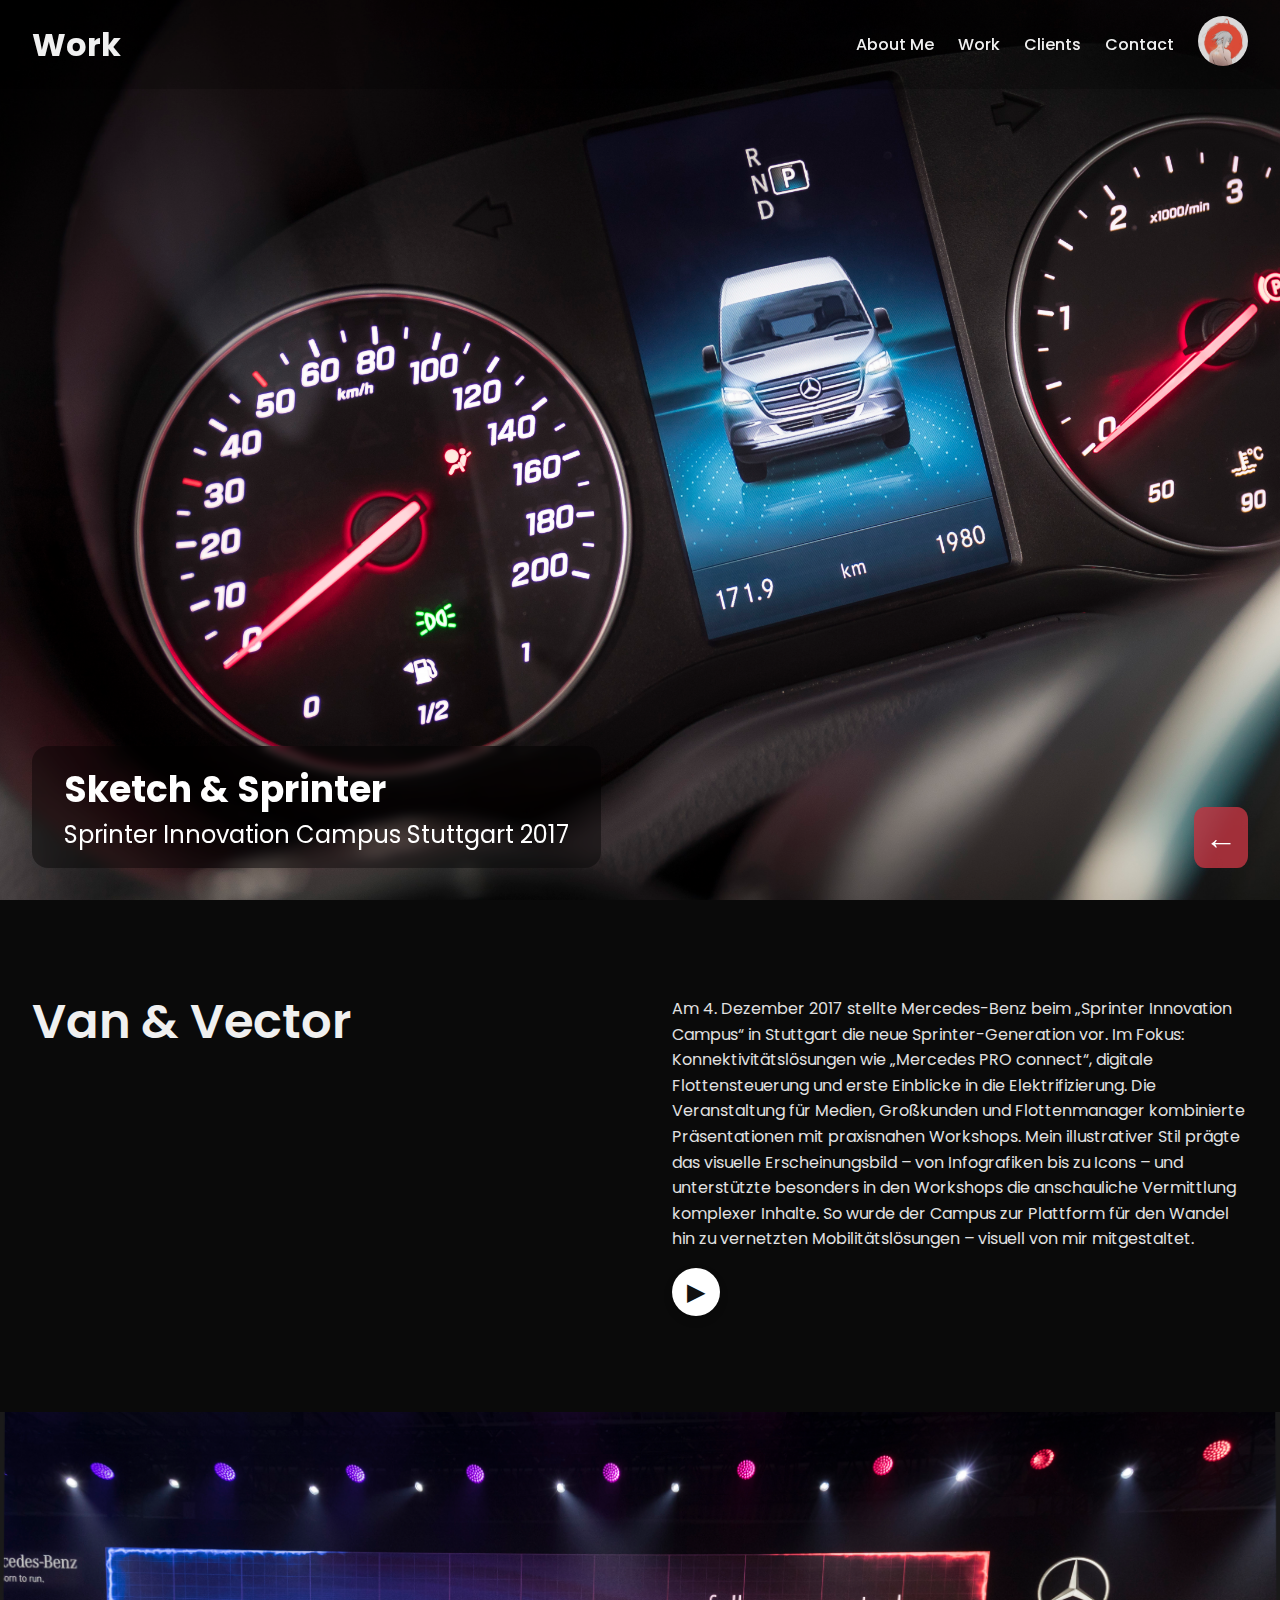
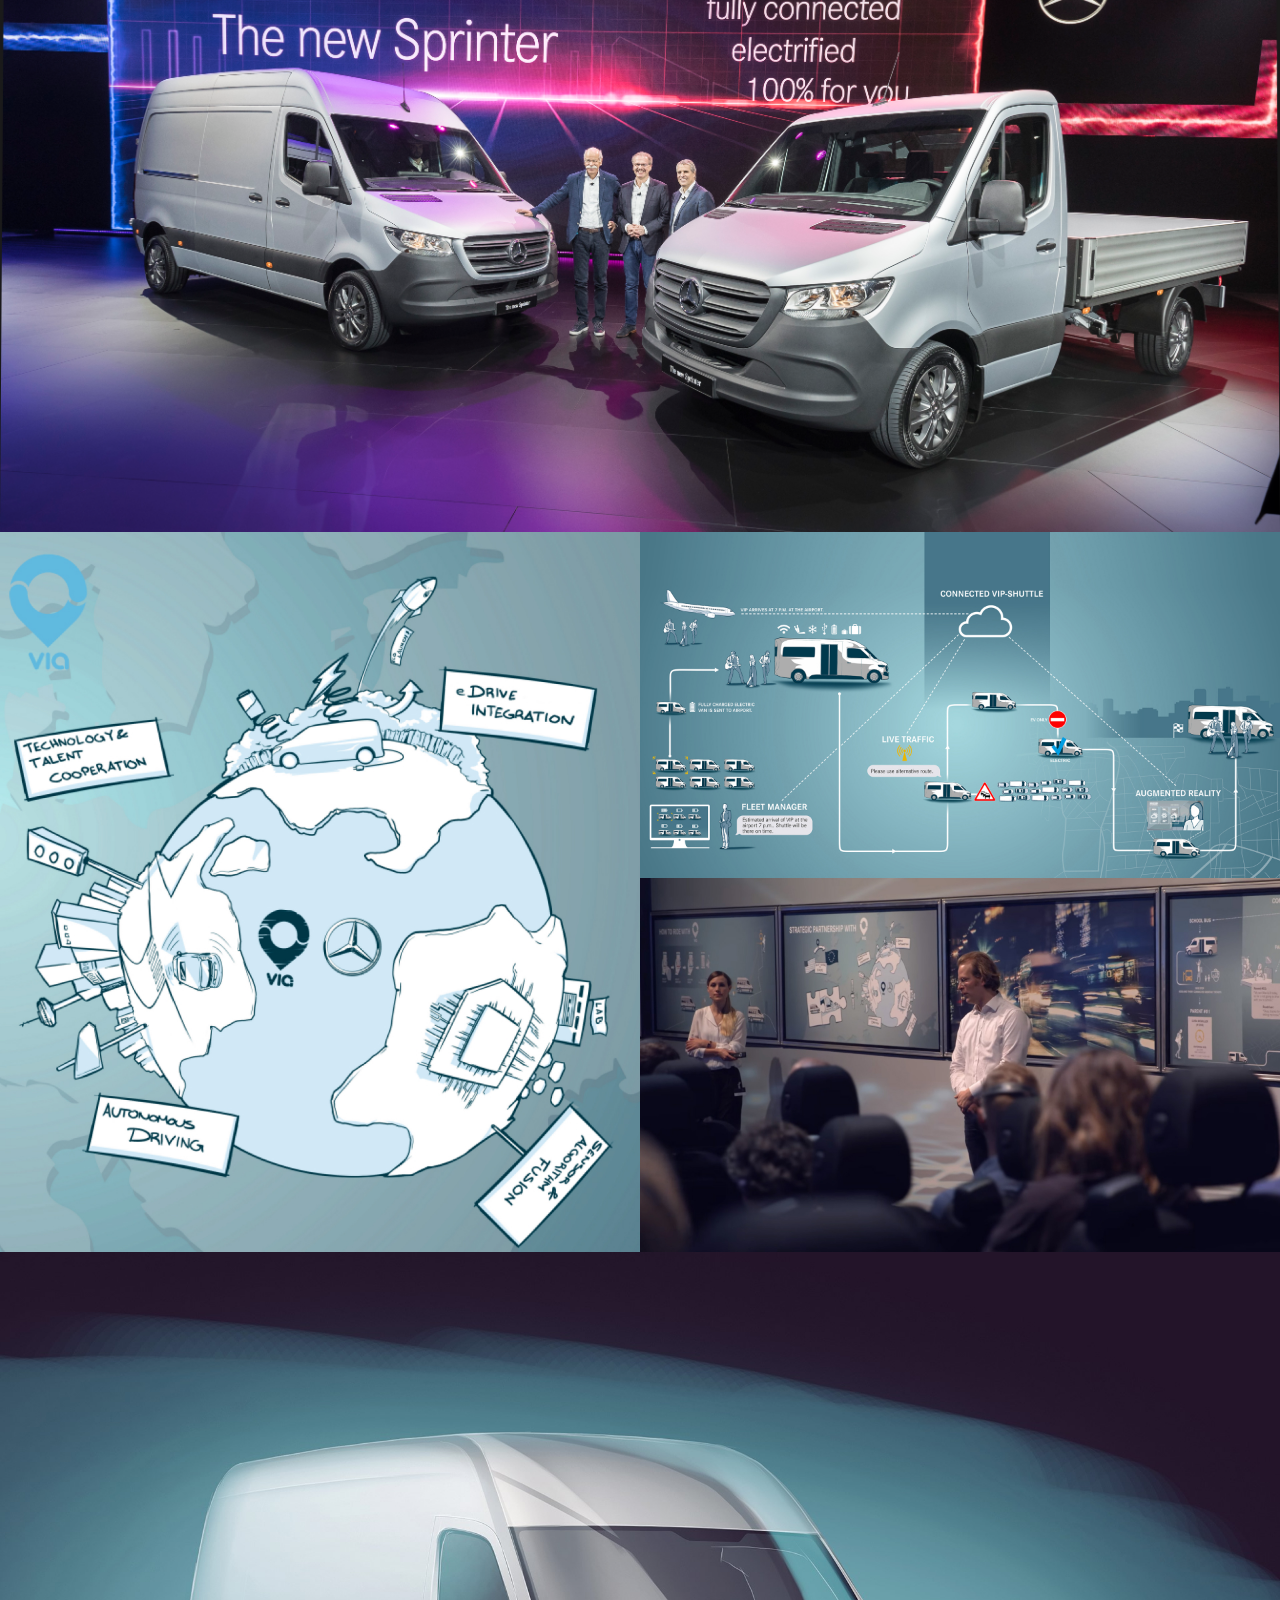
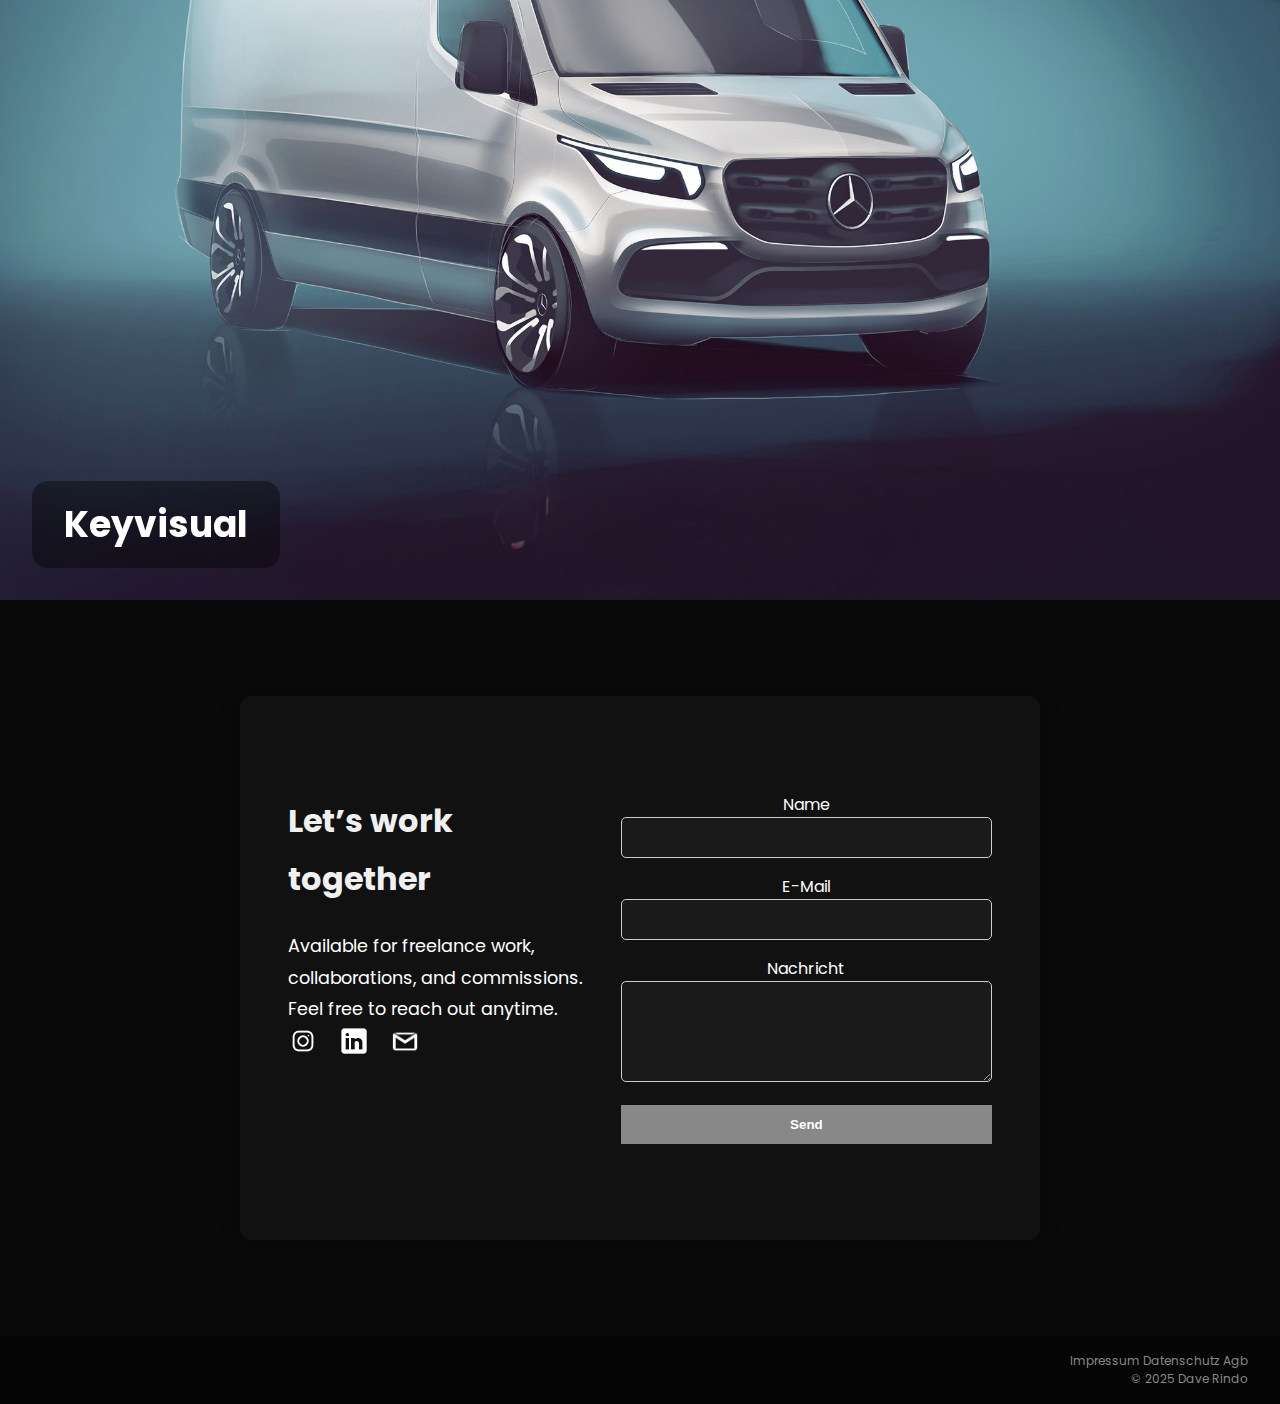
<file: projects/projekt6.html>
<!DOCTYPE html>
<html lang="de">
<head>
   <link href="https://fonts.googleapis.com/css2?family=Poppins:wght@400;600&display=swap" rel="stylesheet">
  <meta charset="UTF-8" />
  <meta name="viewport" content="width=device-width, initial-scale=1.0" />
  <title>Projekt 1 – Dave Rindo</title>
  <link rel="stylesheet" href="../style.css" />
  <script defer src="../script.js"></script>
</head>
<body class="subpage">
  <header>
 <h1>Work</h1>
 <button class="burger" aria-label="Menü öffnen/schließen">☰</button>
    <nav>
      <a href="../index.html#about">About Me</a>
      <a href="../index.html#projects">Work</a>
      <a href="../index.html#clients">Clients</a>
      <a href="../index.html#contact">Contact</a>
        <a href="../projects/parasite.html" class="nav-icon-link" aria-label="Projekt">
  <img src="../img/Profilbild02.png" alt="Projekt-Icon" /></a>
</a>
    </nav>
  </header>

  <!-- Hero-Bereich mit statischem Bild -->
  <section class="hero-single">
    <img src="../img/18C0280_317.jpg" alt="Projekt Hero">
    <div class="hero-caption">
      <h2>Sketch & Sprinter</h2>
      <p>Sprinter Innovation Campus Stuttgart 2017</p>
    </div>
  </section>
  <a  href="../index.html" class="back-to-home" aria-label="Zurück zur Startseite">←</a>
  <!-- Projektbeschreibung -->
<section class="project-description">
  <div class="project-grid">
    <div class="project-title">
      <h2><p>Van & Vector</p></h2>
    </div>
    <div class="project-text">
      <p>Am 4. Dezember 2017 stellte Mercedes-Benz beim „Sprinter Innovation Campus“ in Stuttgart die neue Sprinter-Generation vor. Im Fokus: Konnektivitätslösungen wie „Mercedes PRO connect“, digitale Flottensteuerung und erste Einblicke in die Elektrifizierung. Die Veranstaltung für Medien, Großkunden und Flottenmanager kombinierte Präsentationen mit praxisnahen Workshops. Mein illustrativer Stil prägte das visuelle Erscheinungsbild – von Infografiken bis zu Icons – und unterstützte besonders in den Workshops die anschauliche Vermittlung komplexer Inhalte. So wurde der Campus zur Plattform für den Wandel hin zu vernetzten Mobilitätslösungen – visuell von mir mitgestaltet.<p><a href="https://www.youtube.com/watch?v=XRQS9dXXRME&ab_channel=JavierMota" target="_blank" class="play-button" aria-label="Video ansehen">
  ▶
</a></p>
    </div>
    </div>
  </section>

  <section class="hero-single2">
    <img src="../img/18C0113_050.jpg" alt="Projekt Hero">
  </section>

      <section class="hero-single2">
    <img src="../img/Portfolio_16.jpg" alt="Projekt Hero">
  </section>

      <section class="hero-single2">
    <img src="../img/153105577 Kopie02.jpg" alt="Projekt Hero">
    <div class="hero-caption">
      <h2>Keyvisual</h2>
    </div>
  </section>

<!-- Code für Video einbettungen -->

 <!-- <section class="video-section">
  <h2>Mein YouTube-Video</h2>
  <iframe
    width="800"
    height="450"
    src="https://www.youtube.com/watch?v=Osx6kPN_KE0&ab_channel=HetAutomeisje"
    title="YouTube Video"
    frameborder="0"
    allow="accelerometer; autoplay; clipboard-write; encrypted-media; gyroscope; picture-in-picture"
    allowfullscreen
  ></iframe>
</section>
-->


<section id="contact">
  <div class="contact-container">
    <!-- Linke Seite: Kontaktinformationen + Social Icons -->
    <div class="contact-info">
      <h2>Let’s work together</h2>
      <p>Available for freelance work, collaborations, and commissions.<br>Feel free to reach out anytime.</p>

      <div class="social-icons">
        <a href="https://www.instagram.com/deinname" target="_blank" aria-label="Instagram">
          <img src="../img/icons/icons8-instagram-96.png" alt="Instagram" />
        </a>
        <a href="https://www.linkedin.com/in/deinname" target="_blank" aria-label="LinkedIn">
          <img src="../img/icons/icons8-linkedin-100.png" alt="LinkedIn" />
        </a>
        <a href="mailto:deine@email.com" aria-label="E-Mail">
          <img src="../img/icons//icons8-gmail-logo-128.png" alt="E-Mail" />
        </a>
      </div>
    </div>

    <!-- Rechte Seite: Kontaktformular -->
    <form class="contact-form" action="https://formspree.io/f/YOUR_ID" method="POST">
      <div class="form-group">
        <label for="name">Name</label>
        <input type="text" name="name" id="name" required />
      </div>

      <div class="form-group">
        <label for="email">E-Mail</label>
        <input type="email" name="_replyto" id="email" required />
      </div>

      <div class="form-group">
        <label for="message">Nachricht</label>
        <textarea name="message" id="message" rows="5" required></textarea>
      </div>

      <button type="submit">Send</button>
    </form>
  </div>
</section>

<footer>
  <div class="footer-links">
    <a href="../legal/impressum.html">Impressum</a>
    <a href="../legal/datenschutz.html">Datenschutz</a>
    <a href="../legal/agb.html">Agb</a>  
    <div>&copy; 2025 Dave Rindo</div>
  </div>

</footer>  
</body>
</html>
</file>
<file: style.css>
:root {
  --bg-color: #0a0a0a;
  --text-color: #f0f0f0;
  --accent-color: #888;
}

* {
  margin: 0;
  padding: 0;
  box-sizing: border-box;
}

body {
  font-family: 'Poppins', sans-serif;
  background: var(--bg-color);
  color: var(--text-color);
}

/* HEADER */
header {
  position: fixed;
  top: 0;
  left: 0;
  width: 100%;
  background: rgba(0, 0, 0, 0.214);
  padding: 1rem 2rem;
  display: flex;
  justify-content: space-between;
  align-items: center;
  z-index: 1000;
}


nav {
  display: flex;
  align-items: center;
  gap: 1.5rem;
}

nav a {
  position: relative;
  color: var(--text-color);
  text-decoration: none;
  font-weight: 500;
  transition: transform 0.3s ease, color 0.3s ease;
}

nav a:hover {
  transform: translateY(-3px) scale(1.05);
  color: #CE3233; /* Azuki-ähnlicher Farbton – optional anpassbar */
}

/* Animierter Unterstrich wie bei Azuki */
nav a::after {
  content: "";
  position: absolute;
  bottom: -4px;
  left: 0;
  width: 100%;
  height: 2px;
  background-color: #CE3233;
  transform: scaleX(0);
  transform-origin: left;
  transition: transform 0.2s ease;
}

nav a:hover::after {
  transform: scaleX(1);
}

/* --- Icon-Link-Effekt --- */
.nav-icon-link {
  position: relative;
  display: inline-block;
}

.nav-icon-link::after {
  content: "";
  position: absolute;
  top: 50%;
  left: 50%;
  width: 80px;
  height: 80px;
  background: radial-gradient(circle, rgba(255,255,255,0.25) 0%, transparent 70%);
  border-radius: 50%;
  transform: translate(-50%, -50%) scale(0.5);
  opacity: 0;
  transition: opacity 0.3s ease, transform 0.4s ease;
  pointer-events: none;
  z-index: 0;
}

.nav-icon-link:hover::after {
  transform: translate(-50%, -50%) scale(1.2);
  opacity: 1;
}

.nav-icon-link img {
  width: 50px;
  height: 50px;
  border-radius: 50%;
  transition: transform 0.3s ease, opacity 0.3s ease;
  opacity: 0.85;
  position: relative;
  z-index: 1; /* damit Bild über dem Effekt liegt */
}

.nav-icon-link img:hover {
  transform: scale(1.1) rotate(-2deg);
  opacity: 1;
}


/* HERO */
.hero {
  position: relative;
  width: 100vw;
  height: 100vh;
  overflow: hidden;
  z-index: 10;
}

.carousel-slide {
  position: absolute;
  top: 0;
  left: 0;
  width: 100vw;
  height: 100vh;
  transition: transform 0.5s ease-in-out;
  transform: translateX(100%);
  opacity: 1; /* Bleibt sichtbar, wir bewegen es */
  pointer-events: none; /* Damit nur aktives Slide klickbar */
  z-index: 0;
}

.carousel-slide.active {
  transform: translateX(0);
  pointer-events: auto;
  z-index: 10;
}

.carousel-slide.prev {
  transform: translateX(-100%);
  pointer-events: none;
  z-index: 0;
}


.carousel-slide img {
  width: 100%;
  height: 100%;
  object-fit: cover;
  pointer-events: none;
}

.carousel-caption {
  position: absolute;
  bottom: 2rem;
  left: 2rem;
  color: white;
  font-size: 3rem;
  font-weight: 600;
  text-shadow: 0 0 10px rgba(0,0,0,0.7);
}

/* CAROUSEL BUTTONS */
.carousel-btn {
  position: absolute;
  top: 50%;
  transform: translateY(-50%);
  background: rgba(0,0,0,0.5);
  border: none;
  color: white;
  font-size: 2rem;
  padding: 0.5rem 1rem;
  cursor: pointer;
  z-index: 30;
}

.carousel-btn.prev { left: 1rem; }
.carousel-btn.next { right: 1rem; }
.carousel-btn:hover { background: rgba(0,0,0,0.8); }

/* ABOUT SECTION */
#about {
  margin-top: 10vh;
  padding: 4rem 2rem;
  max-width: 1200px;
  margin-left: auto;
  margin-right: auto;
}

.about-wrapper {
  display: flex;
  flex-wrap: wrap;
  justify-content: space-between;
  align-items: center;
  gap: 2rem;
}

.about-text {
  flex: 2;
}

.about-img {
  flex: 1;
}

.about-img img {
  max-width: 300px;
  width: 100%;
  border-radius: 8px;
}

.about-social-icons {
  margin-top: 1.5rem;
  display: flex;
  gap: 1.2rem;
}

.about-social-icons a img {
  width: 28px;
  height: 28px;
  transition: transform 0.3s ease, opacity 0.3s ease;
  opacity: 0.8;
}

.about-social-icons a:hover img {
  transform: scale(1.1);
  opacity: 1;
}


/* WORK SECTION */
#projects {
  max-width: 1600px;
  margin: 0 auto;
  padding: 6rem 2rem;
}

#projects h2 {
  text-align: center;
  font-size: 2.5rem;
  margin-bottom: 3rem;
}

.gallery {
  display: grid;
  grid-template-columns: repeat(auto-fill, minmax(300px, 1fr));
  grid-auto-rows: 300px;
  gap: 0;
  overflow: hidden;
}

.gallery-item {
  position: relative;
  overflow: hidden;
}

.gallery-item img {
  width: 100%;
  height: 100%;
  object-fit: cover;
  display: block;
  transition: transform 0.3s ease, filter 0.3s ease;
}

.gallery-item:hover img {
  transform: scale(1.05);
  filter: brightness(70%);
}

/* Overlay-Titel */
.overlay {
  position: absolute;
  inset: 0;
  background: rgba(0, 0, 0, 0.4);
  display: flex;
  align-items: center;
  justify-content: center;
  color: white;
  font-size: 1.5rem;
  font-weight: 600;
  opacity: 0;
  transition: opacity 0.3s ease;
  text-align: center;
  padding: 10px;
  pointer-events: none;
}

.gallery-item:hover .overlay {
  opacity: 1;
}


#clients {
  text-align: center;
  padding: 4rem;
}

.clients {
  display: grid;
  grid-template-columns: repeat(auto-fit, minmax(100px, 1fr));
  max-width: 800px;              /* ⬅️ Schmaleres Raster */
  margin: 0 auto;                /* ⬅️ Zentrierung */
  gap: 2rem 3rem;                /* ⬅️ Mehr Abstand zwischen Zeilen und Spalten */
  align-items: center;
  justify-items: center;
  padding-top: 4rem;
}

.client-logo img {
  max-width: 120px;
  height: auto;
  filter: grayscale(100%);
  transition: filter 0.3s ease;
}

.client-logo img:hover {
  filter: grayscale(0%);
}

#contact {
  max-width: 800px;
  margin: 6rem auto;
  padding: 2rem;
  text-align: center;
  background: #111;
  border-radius: 12px;
  box-shadow: 0 0 20px rgba(0, 0, 0, 0.4);
}

#contact h2 {
  font-size: 2rem;
  margin-bottom: 1.5rem;
  color: var(--text-color);
}

.contact-wrapper {
  display: flex;
  justify-content: center;
}

.contact-info {
  text-align: left;
  color: var(--text-color);
  font-size: 1.1rem;
  line-height: 1.8;
}

.contact-info a {
  color: var(--accent-color);
  text-decoration: none;
}

.contact-info a:hover {
  text-decoration: underline;
}

.contact-container {
  display: flex;
  flex-wrap: wrap;
  justify-content: space-between;
  gap: 2rem;
  max-width: 1200px;
  margin: 4rem auto;
  padding: 0 1rem;
}

.contact-info {
  flex: 1 1 40%;
  color: white;
}

.social-icons a img {
  width: 30px;
  margin-right: 1rem;
  transition: transform 0.2s ease;
}

.social-icons a:hover img {
  transform: scale(1.1);
}

.contact-form {
  flex: 1 1 50%;
  display: flex;
  flex-direction: column;
  gap: 1rem;
}

.contact-form label {
  color: white;
}

.contact-form input,
.contact-form textarea {
  width: 100%;
  padding: 0.75rem;
  border: 1px solid #ccc;
  background: #1a1a1a;
  color: white;
  border-radius: 5px;
}

.contact-form button {
  padding: 0.75rem 1.5rem;
  background-color: var(--accent-color);
  border: none;
  color: white;
  cursor: pointer;
  font-weight: bold;
}


footer {
  padding-bottom: 80px; /* Platz für den fixierten Footer */
  left: 0;
  width: 100%;
  background: rgba(0, 0, 0, 0.5);
  color: var(--accent-color);
  font-size: 0.75rem;
  text-align: right;
  display: flex;
  flex-direction: row;
  justify-content: flex-end;
  flex-wrap: wrap;
  gap: 0.5rem;
  padding: 1rem 2rem;
  box-shadow: 0 -2px 10px rgba(0, 0, 0, 0.1);
  z-index: 1000;
}


footer a {
  color: var(--accent-color);
  text-decoration: none;
  pointer-events: auto; /* Links wieder klickbar machen */
}

footer a:hover {
  text-decoration: underline;
}

#scrollToTop {
  background: none;
  border: none;
  color: var(--accent-color);
  font-size: 1.5rem;
  cursor: pointer;
  margin-left: auto;
  transition: color 0.3s ease;
}

#scrollToTop:hover {
  color: var(--text-color);
}


/* ===========================
   Unterseiten – Hero Single
   =========================== */

.subpage .body {
  font-family: 'Poppins', sans-serif;
  background: var(--bg-color);
  color: var(--text-color);
}

/* Hero-Container passt sich dynamisch dem Bild an */
.subpage .hero-single {
  position: relative;
  width: 100vw;
  height: 100vh;
  background-color: #000;
  display: flex;
  align-items: center;
  justify-content: center;
  overflow: hidden;
}

/* Bild füllt den gesamten Viewport und wird ggf. beschnitten */
.subpage .hero-single img {
  width: 100%;
  height: 100%;
  object-fit: cover;
  object-position: center;
  display: block;
  z-index: 1;
}

.subpage .hero-single2 {
  position: relative;
  width: 100vw;
  height: auto;
  background-color: #000;
  display: flex;
  align-items: center;
  justify-content: center;
  overflow: hidden;
}

/* Bild füllt den gesamten Viewport und wird ggf. beschnitten */
.subpage .hero-single2 img {
  width: 100%;
  height: auto;
  object-fit: cover;
  object-position: center;
  display: block;
  z-index: 1;
}

.subpage .hero-caption {
  position: absolute;
  z-index: 2;
  bottom: 2rem;
  left: 2rem;
  color: white;
  background: rgba(0, 0, 0, 0.4);
  padding: 1rem 2rem;
  border-radius: 1rem;
  max-width: 90%;
  backdrop-filter: blur(4px);
  font-size: clamp(1rem, 2.5vw, 1.5rem);
}


/* Mobil-Anpassung */
@media screen and (max-width: 768px) {
  .subpage .hero-caption {
    bottom: 1rem;
    left: 1rem;
    padding: 0.8rem 1.5rem;
    font-size: 0.5rem;
  }
}



/* Zurück-zur-Startseite-Pfeil */
.subpage .back-to-home {
  position: fixed;       /* fixiert den Button im Viewport */
  bottom: 2rem;          /* Abstand von unten */
  right: 2rem;           /* Abstand von rechts */
  font-size: 2rem;
  text-decoration: none;
  color: white;
  background-color: #c03541d0;
  padding: 0.4rem 0.7rem;
  border-radius: 20%;
  z-index: 10;
  transition: background-color 0.3s ease;
}

.subpage .back-to-home img {
  width: 32px;
  height: auto;
  transition: transform 0.2s ease;
}

.subpage .back-to-home:hover {
  background-color: #fdaeb4;
}

/* Projekt-Textbereich */
.project-content {
  padding: 4rem 2rem;
}

.project-content .container {
  max-width: 1200px;
  margin: 0 auto;
}

.project-content h2 {
  font-size: 2rem;
  margin-bottom: 1rem;
}

.project-content p {
  font-size: 1.1rem;
  line-height: 1.6;
}

/* Unterseiten Pfeil */
.scroll-back {
  position: fixed;
  bottom: 2rem;
  right: 2rem;
  width: 3.5rem;
  height: 3.5rem;
  background-color: rgba(0, 0, 0, 0.6);
  color: white;
  font-size: 2rem;
  text-align: center;
  line-height: 3.5rem;
  border-radius: 50%;
  z-index: 1000;
  text-decoration: none;
  transition: background-color 0.3s ease, transform 0.3s ease;
}

.scroll-back:hover {
  background-color: rgba(0, 0, 0, 0.9);
  transform: scale(1.1);
}

/* Video // Verlinkungen // Etc. */

.video-section {
  max-width: 800px;  /* Breite der Video-Box */
  margin: 2rem auto; /* Zentriert und mit Abstand oben und unten */
  padding: 0 1rem;
}

.video-section video {
  width: 100%;      /* Video passt sich der Box an */
  height: auto;     /* Höhe proportional zur Breite */
  border-radius: 8px;
  box-shadow: 0 4px 10px rgba(0,0,0,0.1);
  display: block;
}

.project-description {
  padding: 6rem 2rem;
  max-width: 1400px;
  margin: 0 auto;
}

.project-grid {
  display: grid;
  grid-template-columns: 1fr 1fr;
  gap: 4rem;
  align-items: start;
}

.project-title h2 {
  font-size: 3rem;
  font-weight: 600;
  margin: 0;
  line-height: 1.1;
}

.project-text {
  font-size: 1rem;
  line-height: 1.6;
  color: #e1e1e1;
}

/* Responsive Anpassung */
@media (max-width: 900px) {
  .project-grid {
    grid-template-columns: 1fr;
  }

  .project-title {
    margin-bottom: 2rem;
  }
}

.play-button {
  display: inline-flex;
  align-items: center;
  justify-content: center;
  width: 48px;
  height: 48px;
  font-size: 1.5rem;
  background-color: #fff;
  color: #111;
  border-radius: 50%;
  text-decoration: none;
  transition: all 0.3s ease;
  box-shadow: 0 4px 8px rgba(0,0,0,0.2);
  margin-top: 1rem;
}

.play-button:hover {
    background-color: #C03540;
  color: #000;
}

/* Slider */
.slider-section {
  padding: 4rem 2rem;
  background-color: #0f0f0f;
  overflow: hidden;
}

.slider-heading {
  text-align: center;
  color: #ffffff;
  font-size: 2rem;
  margin-bottom: 2rem;
}

.slider {
  position: relative;
  width: 100%;
  overflow: hidden;
}

.slider-track {
  display: flex;
  width: calc(600px * 10); /* passt sich JS/Anzahl Slides an */
  animation: scroll 25s linear infinite;
}



.slide img {
  width: 100%;
  height: 100%;
  object-fit: cover; /* kein Verziehen, sauber skaliert */
  display: block;
  transition: transform 0.3s ease;
}

.slide img:hover {
  transform: scale(1.03);
}

/* Animierter Endlos-Scroll */
@keyframes scroll {
  0% { transform: translateX(0); }
  100% { transform: translateX(-50%); }
}

/* Responsive */
@media (max-width: 768px) {
.image-slider {
  overflow: hidden;
  width: 100vw;
  background-color: #0f0f0f;
}

.slider-track {
  display: flex;
  animation: slide-left 30s linear infinite;
  gap: 0; /* Kein Abstand zwischen Bildern */
}

.slider-track img {
  flex-shrink: 0;
  width: 100vw;
  height: auto;
  object-fit: cover;
}

} 

.hero-video-container {
  position: relative;
  width: 100%;
  height: 100vh;
  overflow: hidden;
}

.hero-video {
  position: absolute;
  top: 50%;
  left: 50%;
  min-width: 100%;
  min-height: 100%;
  width: auto;
  height: auto;
  z-index: 1;
  transform: translate(-50%, -50%);
  object-fit: cover;
}

.hero-content {
  position: absolute;
  z-index: 2;
  bottom: 2rem;
  left: 2rem;
  color: white;
  background: rgba(0, 0, 0, 0.4);
  padding: 1rem 2rem;
  border-radius: 1rem;
  max-width: 90%;
  backdrop-filter: blur(4px);
}


.hero-content h1 {
  font-size: 2rem;
  margin: 0;
  text-shadow: 0 0 10px rgba(0,0,0,0.5);
}

.hero-content p {
  font-size: 1rem;
}

/* -------------------------
   Mobile Header & Burger Menu
------------------------- */

@media screen and (max-width: 768px) {
  header {
    flex-direction: column;
    align-items: center;
    padding: 1rem;
    text-align: center;
    background: rgba(0, 0, 0, 0.463);
  }

  header h1 {
    font-size: 1.5rem;
    margin-bottom: 0.5rem;

  }

  /* Burger Icon sichtbar */
  .burger {
    display: block;
    cursor: pointer;
    font-size: 2rem;
    margin: 0.5rem;
    background: none;
    border: none;
    color: white;
          transition: opacity 0.3s ease;
  }

  /* Navigation verstecken */
  nav {
    display: none;
    flex-direction: column;
    align-items: center;
    gap: 1rem;
    margin-top: 1rem;
  }

  /* Wenn aktiv (per JS) */
  nav.active {
    display: flex;
  }
}

/* Standardmäßig Burger-Icon ausblenden */
.burger {
  display: none;
}


@media screen and (max-width: 768px) {
  header {
    display: flex;
    flex-direction: column;
    align-items: center;
    padding: 1rem 0;
  }

  .site-title {
    font-size: 1.5rem;
    font-weight: bold;
    color: white;
    margin-bottom: 0.5rem;
  }

  .burger {
    display: block;
    font-size: 2rem;
    background: none;
    border: none;
    color: white;
    cursor: pointer;
    margin-bottom: 1rem;
    
    /* Zentrierung */
    position: absolute;
    bottom: 0.5rem;
    right: 1rem;
    transform: translateX(-50%);
  }
}


/* -------------------------
   Logo-Responsive-Styles
------------------------- */

/* Mobiloptimierung (iPhone / iPad) */
@media screen and (max-width: 768px) {
  .about-container {
    display: flex;
    flex-direction: column;
    align-items: center; /* zentriert Bild & Text */
    text-align: center;
    padding: 1rem;
  }

  .about-img {
    order: -1; /* Bild erscheint vor dem Text */
    margin-bottom: 1.5rem;
    width: 100%;
    display: flex;
    justify-content: center; /* 👈 sorgt für echte horizontale Zentrierung */
  }

  .about-img img {
    max-width: 150px;
    width: 100%;
    height: auto;
    border-radius: 8px;
  }

  .about-text {
    order: 1;
    width: 100%;
  }

  .about-text p {
    text-align: center;
  }
}

/* === Bestehender Code bleibt, nur responsive Ergänzungen hinzugefügt === */

/* --- Responsive Header & Navigation --- */
@media (max-width: 1024px) {
  header {
    padding: 1rem;
  }
  nav {
    gap: 1rem;
  }
  nav a {
    font-size: 1.2rem;
  }
  .nav-icon-link img {
    width: 40px;
    height: 40px;
  }
}

/* Mobile Navigation - z.B. bei 768px kleineren Geräten */

@media screen and (max-width: 768px) {
  .subpage .hero-caption {
    bottom: 1rem;
    left: 1rem;
    padding: 0.8rem 1.5rem;
    font-size: 1rem;
  }
}

@media screen and (max-width: 480px) {
  .subpage .hero-caption {
    bottom: 1rem;
    left: 1rem;
    padding: 0.8rem 1.5rem;
    font-size: 1rem;
  }
}

@media (max-width: 768px) {
  header {
    flex-direction: column;
    align-items: flex-start;
    padding: 1rem;
  }
  nav {
    width: 100%;
    justify-content: space-around;
    gap: 0.7rem;
    margin-top: 0.5rem;
  }
  nav a {
    font-size: 1.5rem;
  }
  .nav-icon-link img {
    width: 40px;
    height: 40px;
  }
}


/* --- Responsive Hero --- */
@media (max-width: 768px) {
  .hero {
    height: 50vh;
  }
  .carousel-caption {
    font-size: 1.8rem;
    bottom: 1rem;
    left: 1rem;
    max-width: 90%;
  }
}

@media (max-width: 480px) {
  .hero {
    height: 50vh;
  }
  .carousel-caption {
    font-size: 1.8rem;
    bottom: 0.5rem;
    left: 0.5rem;
  }
}

/* --- About Section --- */
@media (max-width: 768px) {
  .about-wrapper {
    flex-direction: column;
    align-items: center;
    gap: 1rem;
  }
  .about-text, .about-img {
    flex: none;
    width: 100%;
    text-align: center;
  }
  .about-img img {
    max-width: 80%;
    margin: 0 auto;
  }
  .about-social-icons {
    justify-content: center;
  }
}

/* --- Gallery --- */
@media (max-width: 1024px) {
  .gallery {
  display: grid;
  grid-template-columns: repeat(auto-fill, minmax(300px, 1fr));
  grid-auto-rows: 300px;
  gap: 0;
  overflow: hidden;
  }
}

@media (max-width: 768px) {
  .gallery {
  display: grid;
  grid-template-columns: repeat(auto-fill, minmax(300px, 1fr));
  grid-auto-rows: 300px;
  gap: 0;
  overflow: hidden;
  }
}

@media (max-width: 480px) {
  .gallery {
  display: grid;
  grid-template-columns: repeat(auto-fill, minmax(300px, 1fr));
  grid-auto-rows: 300px;
  gap: 0;
  overflow: hidden;
  }
}

/* --- Clients Section --- */
@media (max-width: 768px) {
  .clients {
    grid-template-columns: repeat(auto-fit, minmax(80px, 1fr));
    max-width: 100%;
    gap: 1.5rem 2rem;
  }
  .client-logo img {
    max-width: 90px;
  }
}

@media (max-width: 480px) {
  .clients {
    grid-template-columns: repeat(auto-fit, minmax(70px, 1fr));
    gap: 1rem 1.5rem;
  }
  .client-logo img {
    max-width: 70px;
  }
}

/* --- Contact Section --- */
@media (max-width: 768px) {
  .contact-container {
    flex-direction: column;
    padding: 0 0.5rem;
  }
  .contact-info, .contact-form {
    flex: none;
    width: 100%;
  }
  .contact-wrapper {
    flex-direction: column;
  }
  .social-icons {
    justify-content: center;
  }
}

@media (max-width: 480px) {
  .contact-form input,
  .contact-form textarea {
    font-size: 0.9rem;
  }
  .contact-form button {
    font-size: 1rem;
  }
}

/* --- Footer --- */
@media (max-width: 480px) {
  footer {
    flex-direction: column;
    text-align: center;
    padding: 1rem;
  }
  #scrollToTop {
    margin: 0.5rem auto 0 auto;
  }
}

.hero {
  width: 100vw;       /* volle Breite des Viewports */
  height: 100vh;      /* volle Höhe des Viewports */
  overflow: hidden;   /* nichts soll herausragen */
  position: relative;
}

.hero img {
  width: 100%;
  height: 100%;
  object-fit: cover;  /* Bild füllt den Bereich, schneidet aber bei Bedarf, um zu passen */
  display: block;
}
</file>
